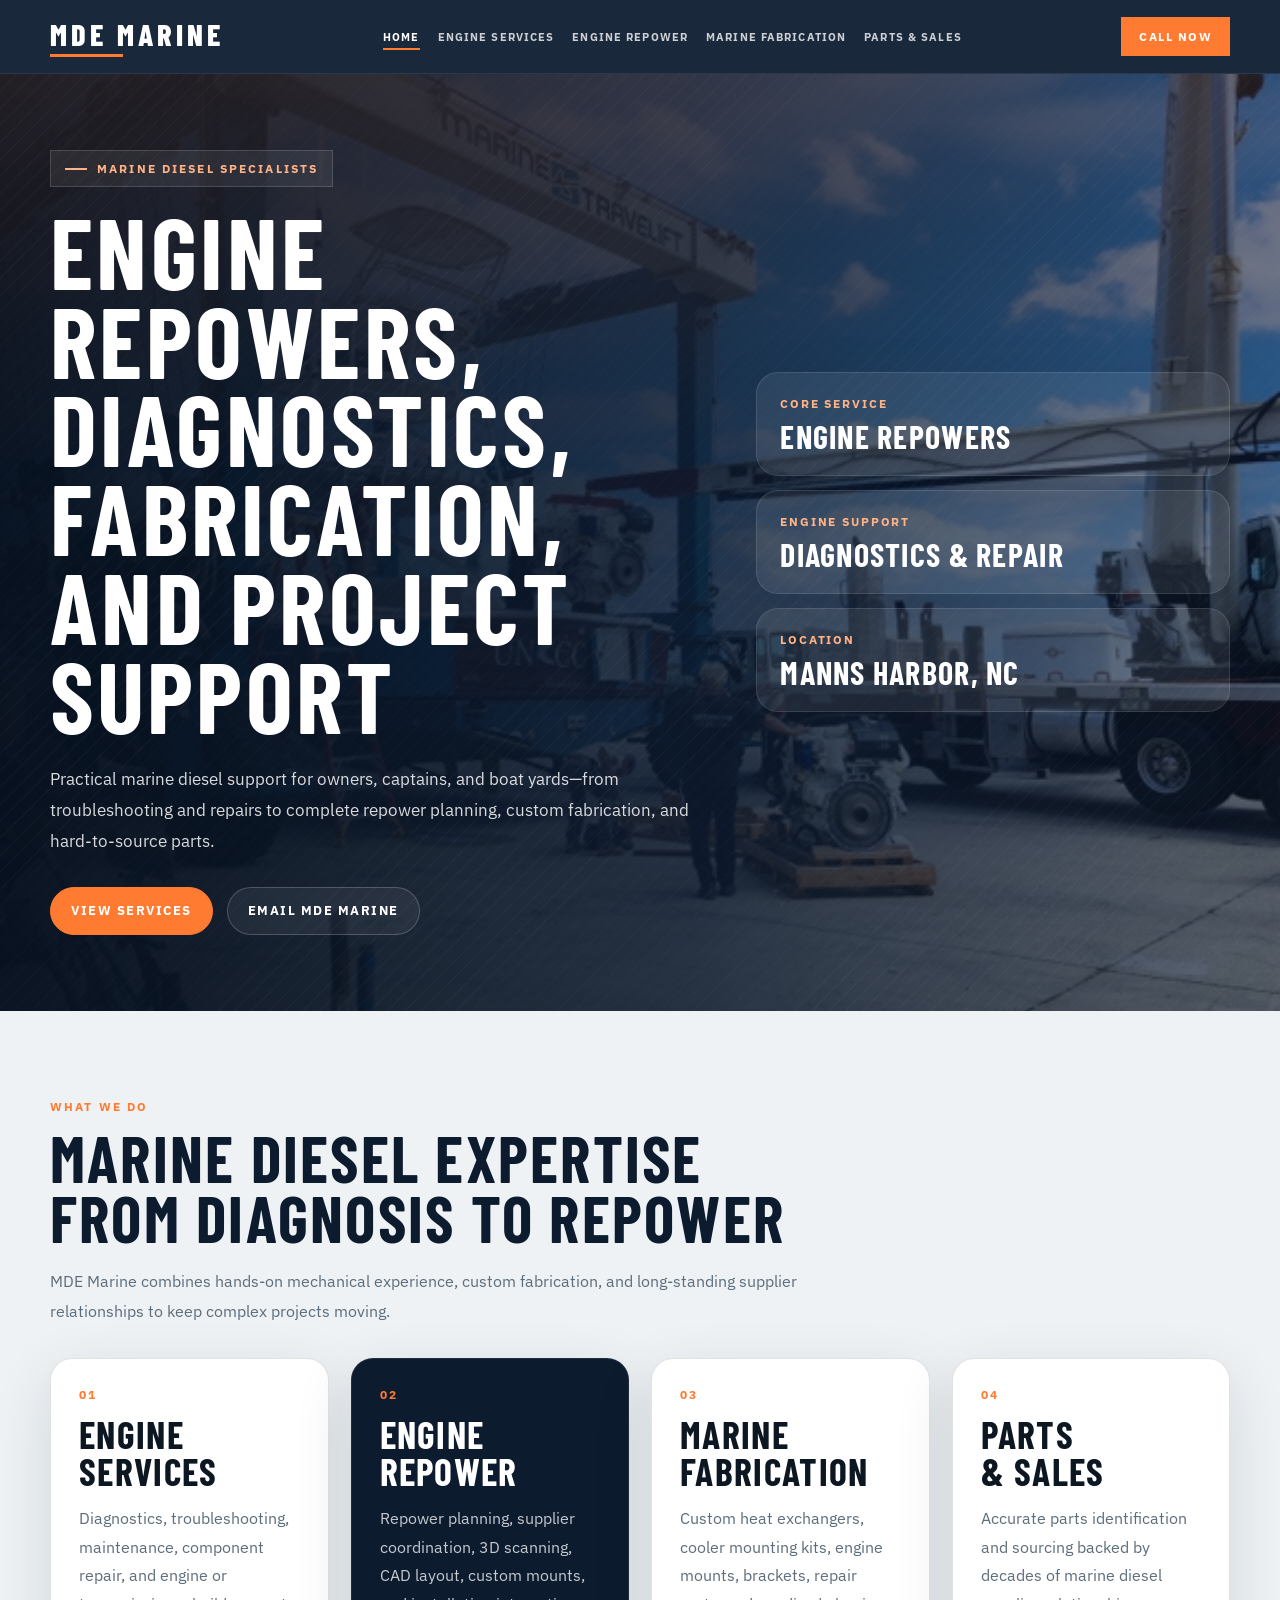
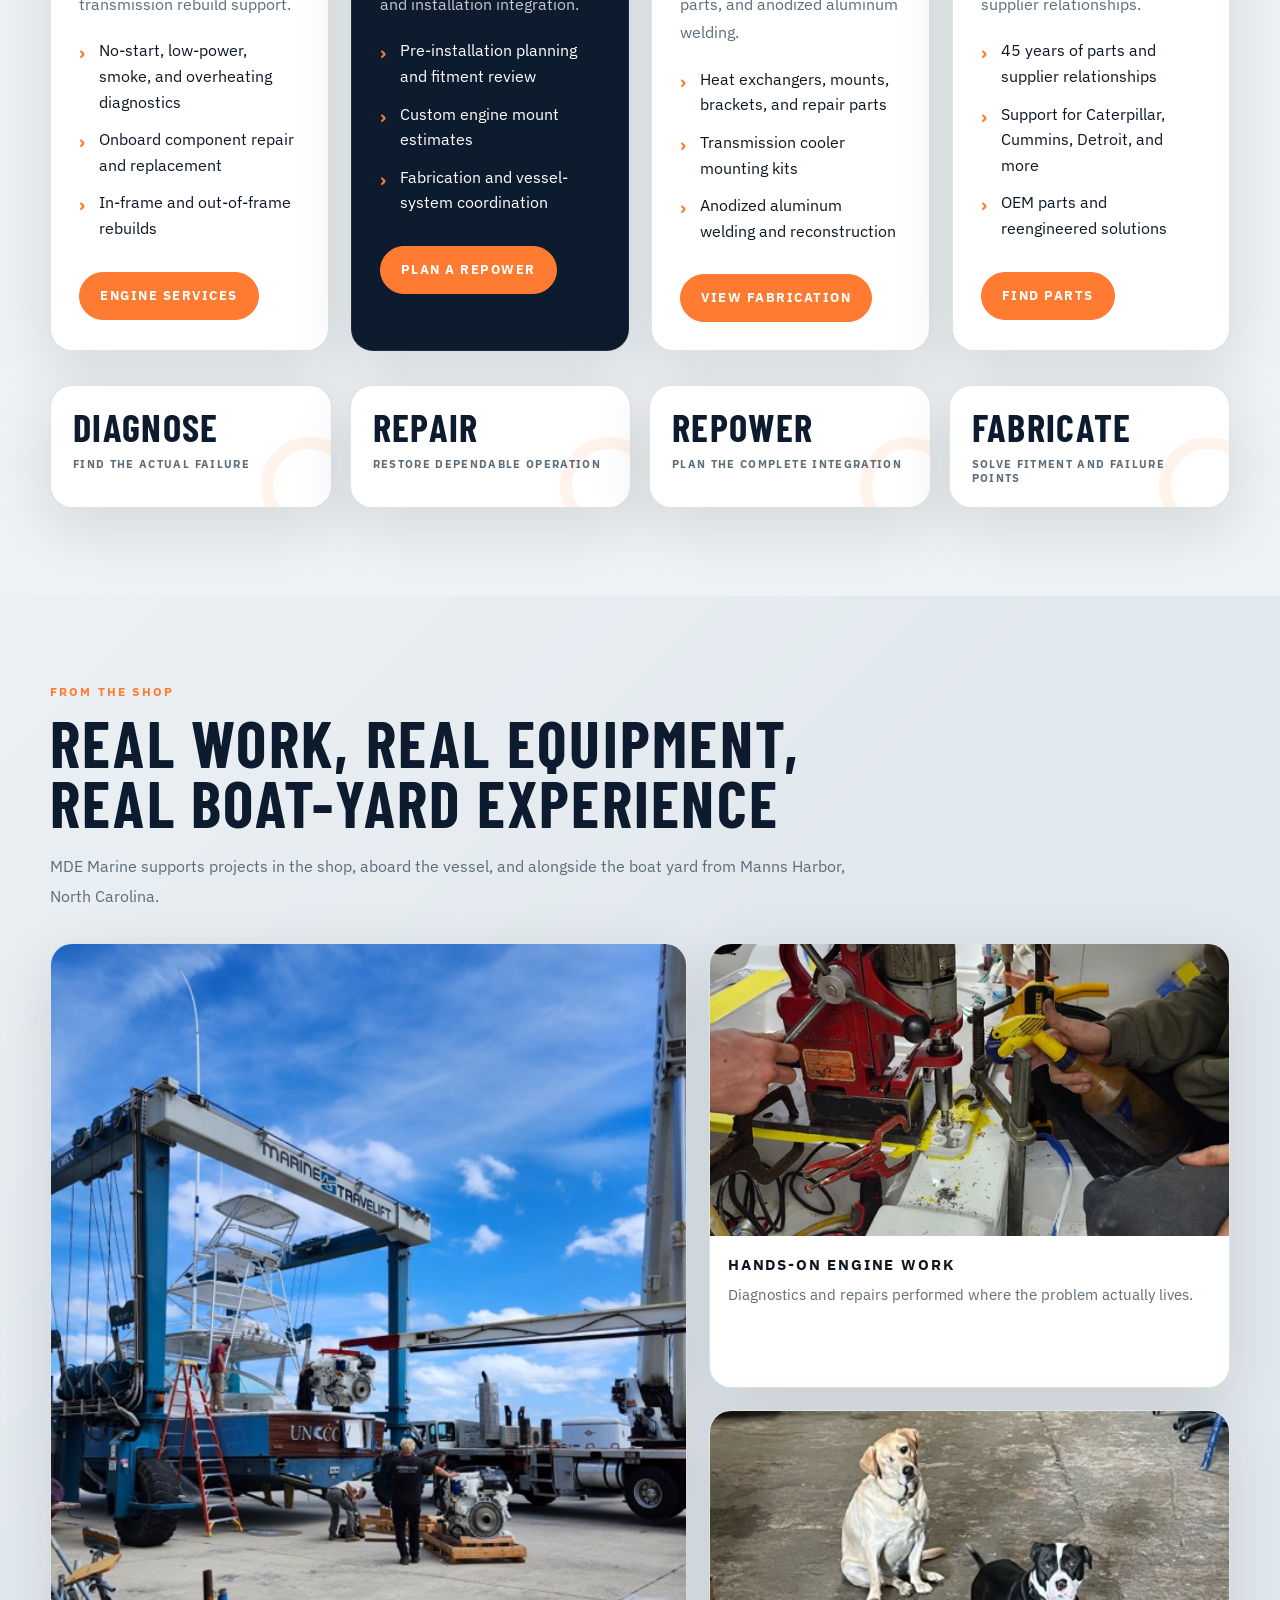
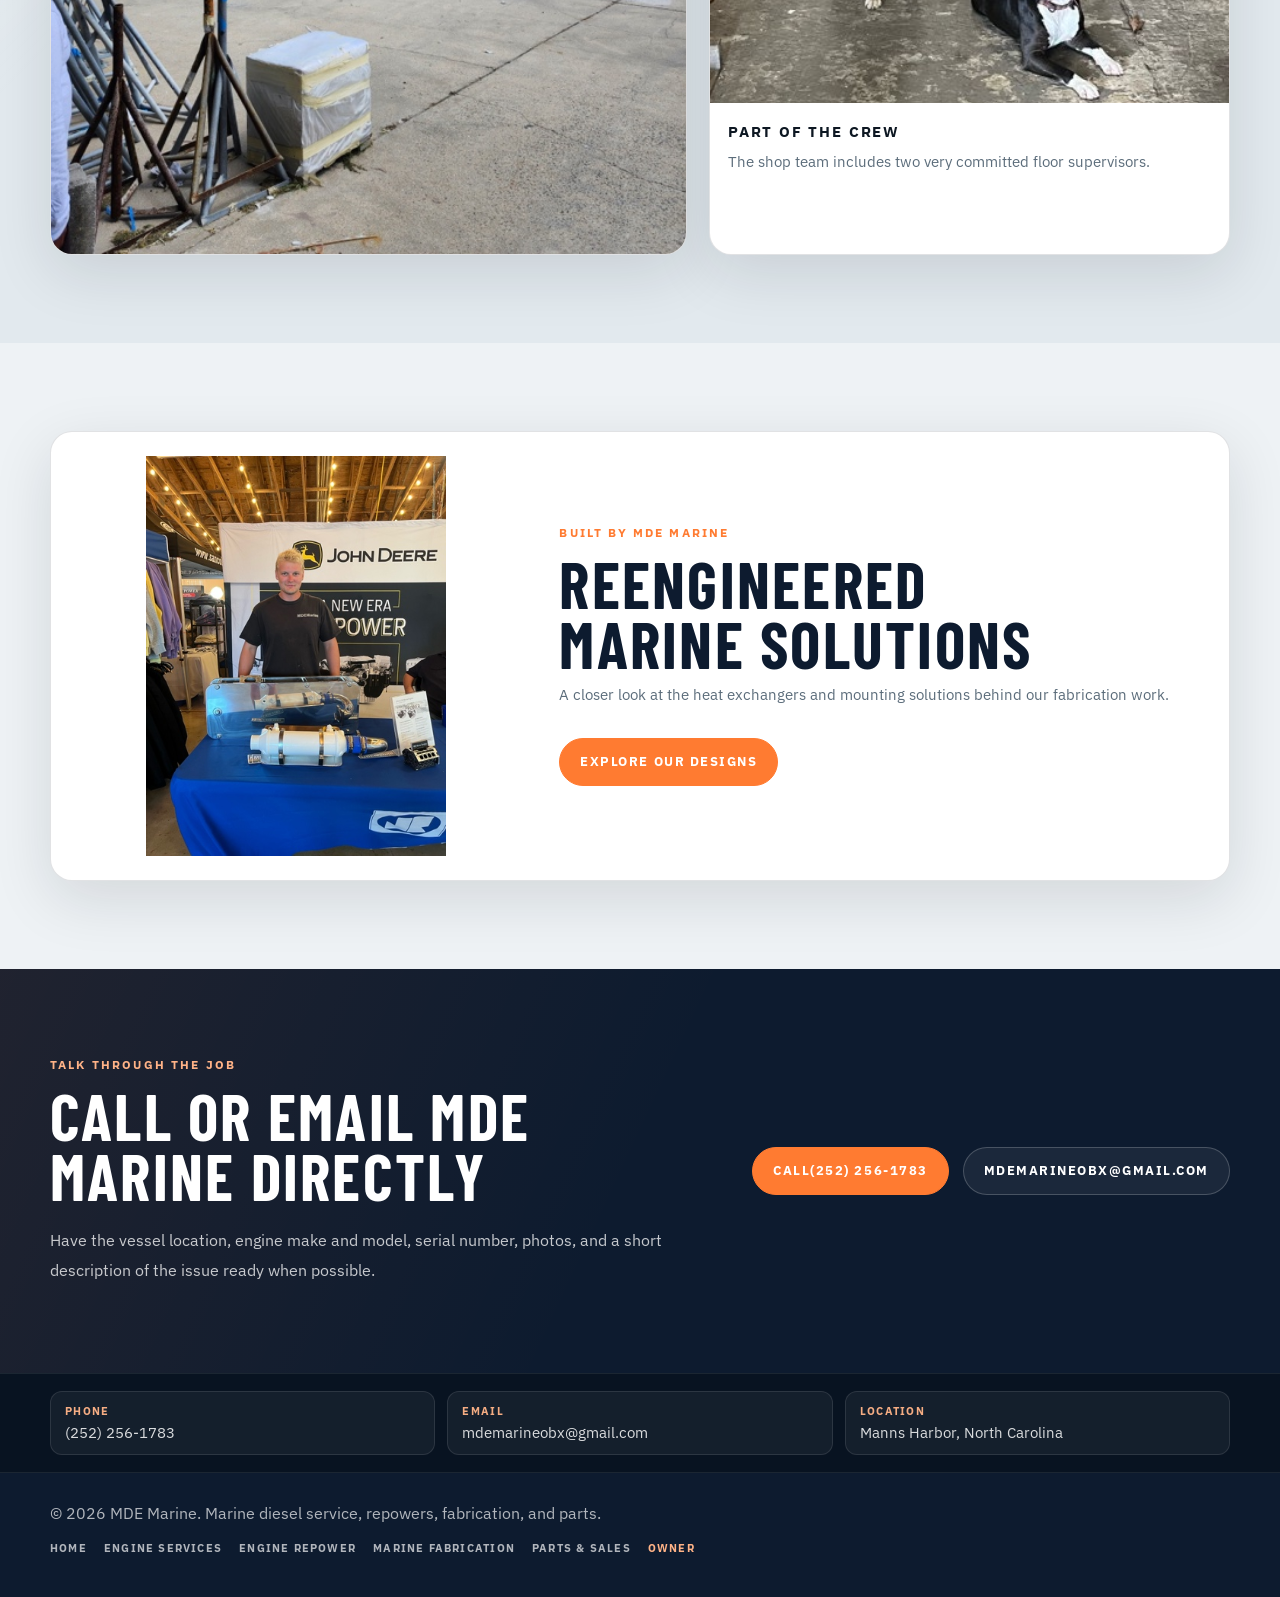
<file: index.html>
<!DOCTYPE html>
<html lang="en">
  <head>
    <meta charset="UTF-8" />
    <meta name="viewport" content="width=device-width, initial-scale=1.0" />
    <title>MDE Marine | Diesel Engine Service, Repowers, Fabrication, and Parts</title>
    <meta
      name="description"
      content="MDE Marine provides marine diesel diagnostics, repairs, engine repowers, custom fabrication, and parts sourcing from Manns Harbor, North Carolina."
    />
    <meta
      name="keywords"
      content="marine diesel repair, engine repower, marine fabrication, heat exchangers, transmission cooler mounts, marine engine parts, Manns Harbor NC"
    />
    <meta property="og:type" content="website" />
    <meta property="og:title" content="MDE Marine | Diesel Engine Service, Repowers, Fabrication, and Parts" />
    <meta
      property="og:description"
      content="Marine diesel diagnostics, repairs, repowers, custom fabrication, and parts sourcing from Manns Harbor, North Carolina."
    />
    <meta property="og:url" content="https://mdemarine-stitch-site.vercel.app/" />
    <meta property="og:image" content="https://mdemarine-stitch-site.vercel.app/assets/mde/home-boat-yard.jpg" />
    <meta name="twitter:card" content="summary_large_image" />
    <meta name="twitter:title" content="MDE Marine | Diesel Engine Service, Repowers, Fabrication, and Parts" />
    <meta
      name="twitter:description"
      content="Marine diesel diagnostics, repairs, repowers, custom fabrication, and parts sourcing from Manns Harbor, North Carolina."
    />
    <meta name="twitter:image" content="https://mdemarine-stitch-site.vercel.app/assets/mde/home-boat-yard.jpg" />
    <link rel="canonical" href="https://mdemarine-stitch-site.vercel.app/" />
    <link rel="preconnect" href="https://fonts.googleapis.com" />
    <link rel="preconnect" href="https://fonts.gstatic.com" crossorigin />
    <link
      href="https://fonts.googleapis.com/css2?family=Barlow+Condensed:wght@400;500;600;700;800&family=IBM+Plex+Sans:wght@300;400;500;600;700&display=swap"
      rel="stylesheet"
    />
    <link rel="stylesheet" href="./styles.css" />
  </head>
  <body data-page="home">
    <div class="site-shell">
      <header class="nav">
        <div class="nav-inner">
          <a class="brand" href="./index.html" data-bind="brand.name">MDE Marine</a>
          <nav class="nav-links" aria-label="Primary navigation">
            <a class="active" href="./index.html">Home</a>
            <a href="./engine-services.html">Engine Services</a>
            <a href="./engine-repower.html">Engine Repower</a>
            <a href="./marine-fabrication.html">Marine Fabrication</a>
            <a href="./parts-sales.html">Parts &amp; Sales</a>
          </nav>
          <a class="nav-cta" data-bind-tel="contact.phone" href="tel:+12522561783">Call Now</a>
        </div>
      </header>

      <main>
        <section class="hero">
          <div class="hero-grid">
            <div class="hero-copy">
              <div class="eyebrow" data-bind="home.eyebrow">Marine Diesel Specialists</div>
              <h1 data-bind="home.headline">Engine repowers, diagnostics, fabrication, and project support</h1>
              <p data-bind="home.subhead">
                Practical marine diesel support for owners, captains, and boat yards—from troubleshooting and repairs to complete repower planning, custom fabrication, and hard-to-source parts.
              </p>
              <div class="hero-actions">
                <a class="btn" href="#services">View Services</a>
                <a class="btn-secondary" data-bind-mailto="contact.email" href="mailto:mdemarineobx@gmail.com">Email MDE Marine</a>
              </div>
            </div>

            <div class="hero-panel" aria-label="Service highlights">
              <div class="info-card">
                <div class="info-label" data-bind="home.stats.0.label">Core Service</div>
                <div class="info-value" data-bind="home.stats.0.value">Engine Repowers</div>
              </div>
              <div class="info-card">
                <div class="info-label" data-bind="home.stats.1.label">Engine Support</div>
                <div class="info-value" data-bind="home.stats.1.value">Diagnostics &amp; Repair</div>
              </div>
              <div class="info-card">
                <div class="info-label" data-bind="home.stats.2.label">Location</div>
                <div class="info-value" data-bind="home.stats.2.value">Manns Harbor, NC</div>
              </div>
            </div>
          </div>
        </section>

        <section id="services" class="page-section">
          <div class="container">
            <div class="section-intro">
              <div class="section-kicker">What We Do</div>
              <h2 class="section-title">Marine diesel expertise from diagnosis to repower</h2>
              <p class="section-copy">
                MDE Marine combines hands-on mechanical experience, custom fabrication, and long-standing supplier relationships to keep complex projects moving.
              </p>
            </div>

            <div class="grid grid-4">
              <article class="service-card">
                <div class="card-kicker" data-bind="home.services.0.kicker">01</div>
                <h3 class="card-title" data-bind="home.services.0.title">Engine Services</h3>
                <p class="card-copy" data-bind="home.services.0.copy">
                  Diagnostics, troubleshooting, maintenance, component repair, and engine or transmission rebuild support.
                </p>
                <ul class="card-list" data-bind-list="home.services.0.list">
                  <li>No-start, low-power, smoke, and overheating diagnostics</li>
                  <li>Onboard component repair and replacement</li>
                  <li>In-frame and out-of-frame rebuilds</li>
                </ul>
                <div class="inline-actions">
                  <a class="btn" data-bind-href="home.services.0.href" href="./engine-services.html">Engine Services</a>
                </div>
              </article>

              <article class="service-card dark">
                <div class="card-kicker" data-bind="home.services.1.kicker">02</div>
                <h3 class="card-title" data-bind="home.services.1.title">Engine Repower</h3>
                <p class="card-copy" data-bind="home.services.1.copy">
                  Repower planning, supplier coordination, 3D scanning, CAD layout, custom mounts, and installation integration.
                </p>
                <ul class="card-list" data-bind-list="home.services.1.list">
                  <li>Pre-installation planning and fitment review</li>
                  <li>Custom engine mount estimates</li>
                  <li>Fabrication and vessel-system coordination</li>
                </ul>
                <div class="inline-actions">
                  <a class="btn" data-bind-href="home.services.1.href" href="./engine-repower.html">Plan a Repower</a>
                </div>
              </article>

              <article class="service-card">
                <div class="card-kicker" data-bind="home.services.2.kicker">03</div>
                <h3 class="card-title" data-bind="home.services.2.title">Marine Fabrication</h3>
                <p class="card-copy" data-bind="home.services.2.copy">
                  Custom heat exchangers, cooler mounting kits, engine mounts, brackets, repair parts, and anodized aluminum welding.
                </p>
                <ul class="card-list" data-bind-list="home.services.2.list">
                  <li>Heat exchangers, mounts, brackets, and repair parts</li>
                  <li>Transmission cooler mounting kits</li>
                  <li>Anodized aluminum welding and reconstruction</li>
                </ul>
                <div class="inline-actions">
                  <a class="btn" data-bind-href="home.services.2.href" href="./marine-fabrication.html">View Fabrication</a>
                </div>
              </article>

              <article class="service-card">
                <div class="card-kicker" data-bind="home.services.3.kicker">04</div>
                <h3 class="card-title" data-bind="home.services.3.title">Parts &amp; Sales</h3>
                <p class="card-copy" data-bind="home.services.3.copy">
                  Accurate parts identification and sourcing backed by decades of marine diesel supplier relationships.
                </p>
                <ul class="card-list" data-bind-list="home.services.3.list">
                  <li>45 years of parts and supplier relationships</li>
                  <li>Support for Caterpillar, Cummins, Detroit, and more</li>
                  <li>OEM parts and reengineered solutions</li>
                </ul>
                <div class="inline-actions">
                  <a class="btn" data-bind-href="home.services.3.href" href="./parts-sales.html">Find Parts</a>
                </div>
              </article>
            </div>

            <div class="stat-strip">
              <div class="stat-card">
                <div class="big-number">Diagnose</div>
                <div class="stat-label">Find the actual failure</div>
              </div>
              <div class="stat-card">
                <div class="big-number">Repair</div>
                <div class="stat-label">Restore dependable operation</div>
              </div>
              <div class="stat-card">
                <div class="big-number">Repower</div>
                <div class="stat-label">Plan the complete integration</div>
              </div>
              <div class="stat-card">
                <div class="big-number">Fabricate</div>
                <div class="stat-label">Solve fitment and failure points</div>
              </div>
            </div>
          </div>
        </section>

        <section class="page-section muted-block">
          <div class="container">
            <div class="section-intro">
              <div class="section-kicker" data-bind="home.gallery.kicker">From the Shop</div>
              <h2 class="section-title" data-bind="home.gallery.title">Real work, real equipment, real boat-yard experience</h2>
              <p class="section-copy" data-bind="home.gallery.copy">
                MDE Marine supports projects in the shop, aboard the vessel, and alongside the boat yard from Manns Harbor, North Carolina.
              </p>
            </div>

            <div class="media-grid">
              <article class="gallery-card tall">
                <img
                  data-bind="home.gallery.items.0.image"
                  src="./assets/mde/home-boat-yard.jpg"
                  alt="Vessel suspended in a boat-yard travel lift"
                  decoding="async"
                />
                <div class="gallery-copy">
                  <h3 data-bind="home.gallery.items.0.title">Boat-yard coordination</h3>
                  <p data-bind="home.gallery.items.0.copy">Project support that accounts for access, scheduling, lifting, fabrication, and the work around the engine.</p>
                </div>
              </article>
              <div class="gallery-stack">
                <article class="gallery-card">
                  <img
                    data-bind="home.gallery.items.1.image"
                    src="./assets/mde/home-engine-work.jpg"
                    alt="Technicians working on a marine diesel engine aboard a vessel"
                    loading="lazy"
                    decoding="async"
                  />
                  <div class="gallery-copy">
                    <h3 data-bind="home.gallery.items.1.title">Hands-on engine work</h3>
                    <p data-bind="home.gallery.items.1.copy">Diagnostics and repairs performed where the problem actually lives.</p>
                  </div>
                </article>
                <article class="gallery-card">
                  <img
                    data-bind="home.gallery.items.2.image"
                    src="./assets/mde/home-shop-dogs.jpg"
                    alt="MDE Marine shop dogs on the shop floor"
                    loading="lazy"
                    decoding="async"
                  />
                  <div class="gallery-copy">
                    <h3 data-bind="home.gallery.items.2.title">Part of the crew</h3>
                    <p data-bind="home.gallery.items.2.copy">The shop team includes two very committed floor supervisors.</p>
                  </div>
                </article>
              </div>
            </div>
          </div>
        </section>

        <section class="page-section">
          <div class="container">
            <article class="gallery-card gallery-feature">
              <div class="photo-turn">
                <img
                  data-bind="home.gallery.items.3.image"
                  src="./assets/mde/home-mde-product-showcase.jpg"
                  alt="MDE Marine representative displaying custom heat exchangers and cooler mounting solutions"
                  width="525"
                  height="394"
                  loading="lazy"
                  decoding="async"
                />
              </div>
              <div class="gallery-copy">
                <div class="section-kicker">Built by MDE Marine</div>
                <h2 class="section-title" data-bind="home.gallery.items.3.title">Reengineered marine solutions</h2>
                <p data-bind="home.gallery.items.3.copy">A closer look at the heat exchangers and mounting solutions behind our fabrication work.</p>
                <div class="inline-actions">
                  <a class="btn" href="./marine-fabrication.html#product-details">Explore Our Designs</a>
                </div>
              </div>
            </article>
          </div>
        </section>

        <section id="contact" class="page-section contact-section">
          <div class="container contact-cta">
            <div>
              <div class="section-kicker section-kicker-light" data-bind="home.contact.kicker">Talk Through the Job</div>
              <h2 class="section-title section-title-light" data-bind="home.contact.title">Call or email MDE Marine directly</h2>
              <p class="section-copy section-copy-light" data-bind="home.contact.copy">
                Have the vessel location, engine make and model, serial number, photos, and a short description of the issue ready when possible.
              </p>
            </div>
            <div class="contact-actions">
              <a class="btn" data-bind-tel="contact.phone" href="tel:+12522561783">
                Call <span data-bind="contact.phone">(252) 256-1783</span>
              </a>
              <a class="btn-secondary" data-bind-mailto="contact.email" href="mailto:mdemarineobx@gmail.com">
                <span data-bind="contact.email">mdemarineobx@gmail.com</span>
              </a>
            </div>
          </div>
        </section>

        <section class="contact-strip" aria-label="Contact information">
          <div class="container contact-grid">
            <div class="contact-item">
              <strong>Phone</strong>
              <a data-bind="contact.phone" data-bind-tel="contact.phone" href="tel:+12522561783">(252) 256-1783</a>
            </div>
            <div class="contact-item">
              <strong>Email</strong>
              <a data-bind="contact.email" data-bind-mailto="contact.email" href="mailto:mdemarineobx@gmail.com">mdemarineobx@gmail.com</a>
            </div>
            <div class="contact-item">
              <strong>Location</strong>
              <span data-bind="contact.serviceArea">Manns Harbor, North Carolina</span>
            </div>
          </div>
        </section>
      </main>

      <footer class="footer">
        <div class="footer-inner">
          <div>&copy; 2026 <span data-bind="brand.name">MDE Marine</span>. Marine diesel service, repowers, fabrication, and parts.</div>
          <div class="footer-links">
            <a href="./index.html">Home</a>
            <a href="./engine-services.html">Engine Services</a>
            <a href="./engine-repower.html">Engine Repower</a>
            <a href="./marine-fabrication.html">Marine Fabrication</a>
            <a href="./parts-sales.html">Parts &amp; Sales</a>
            <a href="./owner.html" class="footer-owner">Owner</a>
          </div>
        </div>
      </footer>
    </div>

    <script src="./site-config.js"></script>
    <script src="./site.js"></script>
    <script id="site-jsonld" type="application/ld+json"></script>
  </body>
</html>
</file>
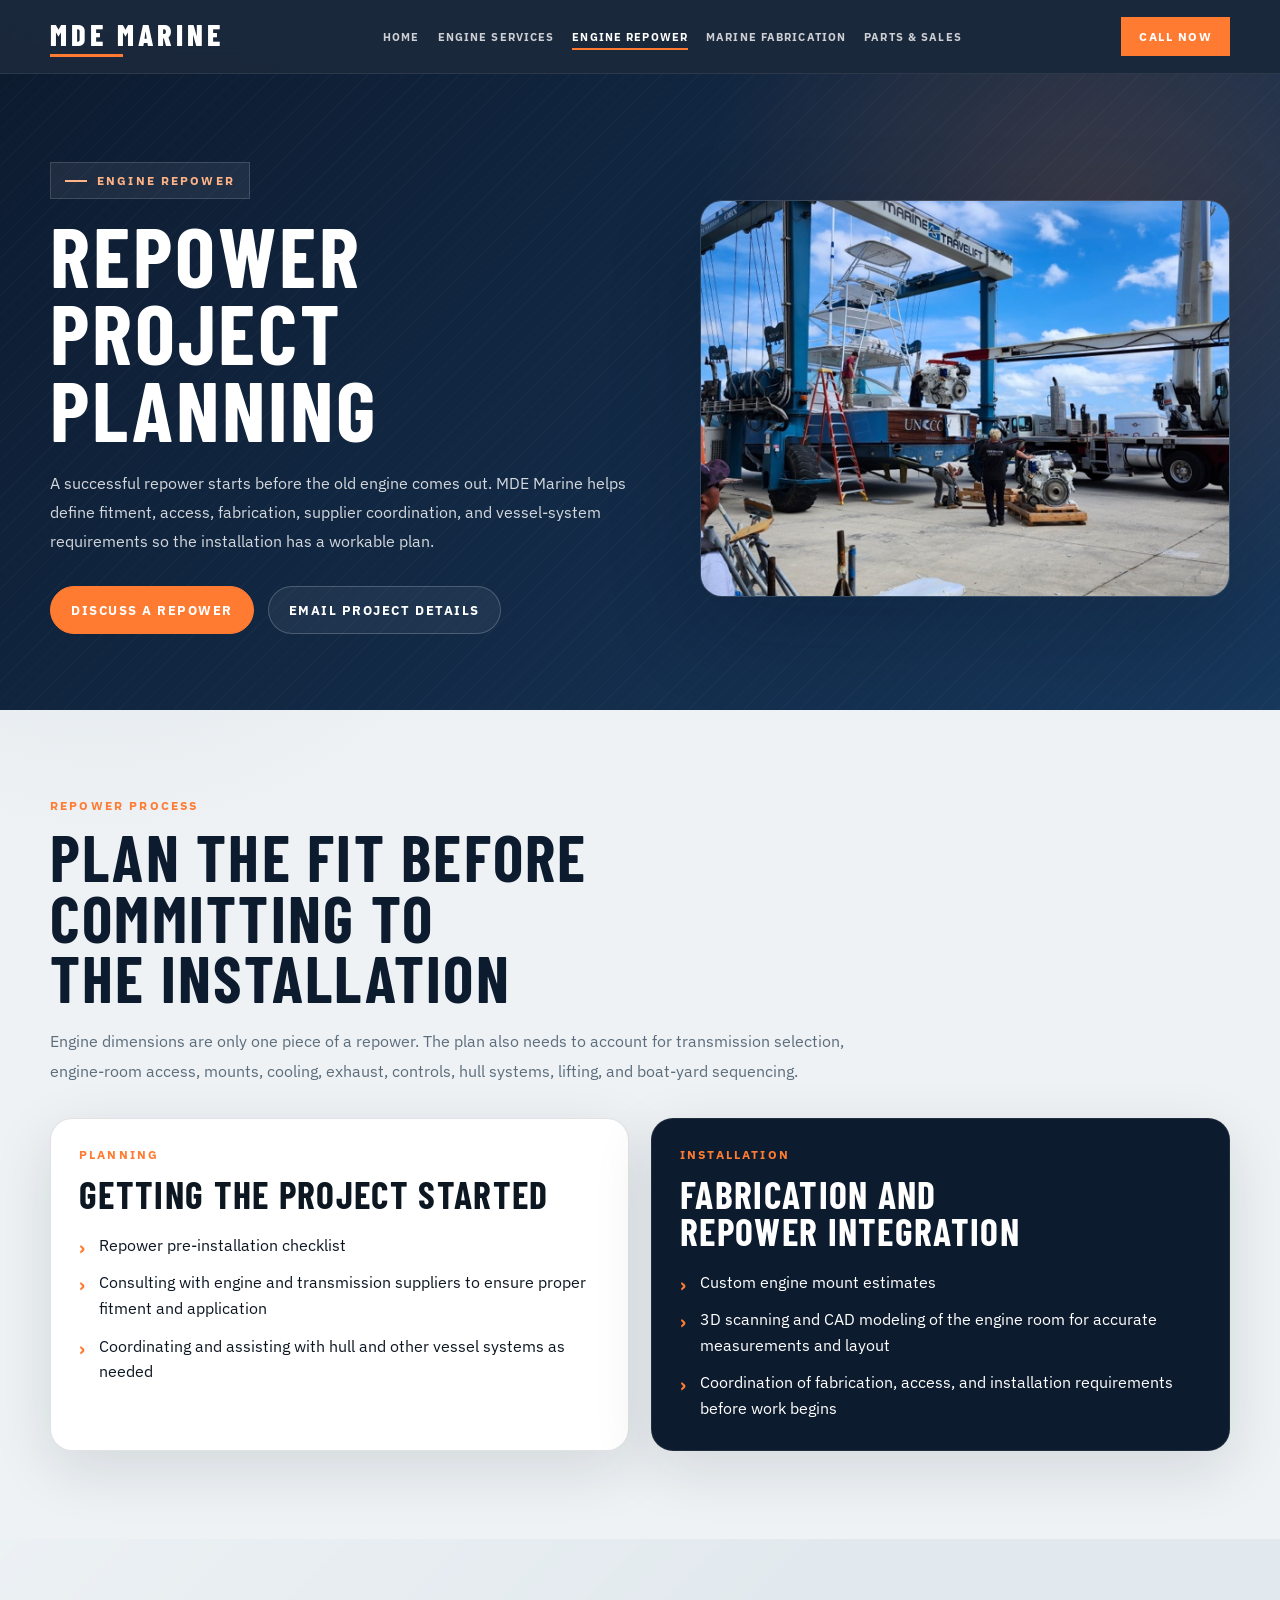
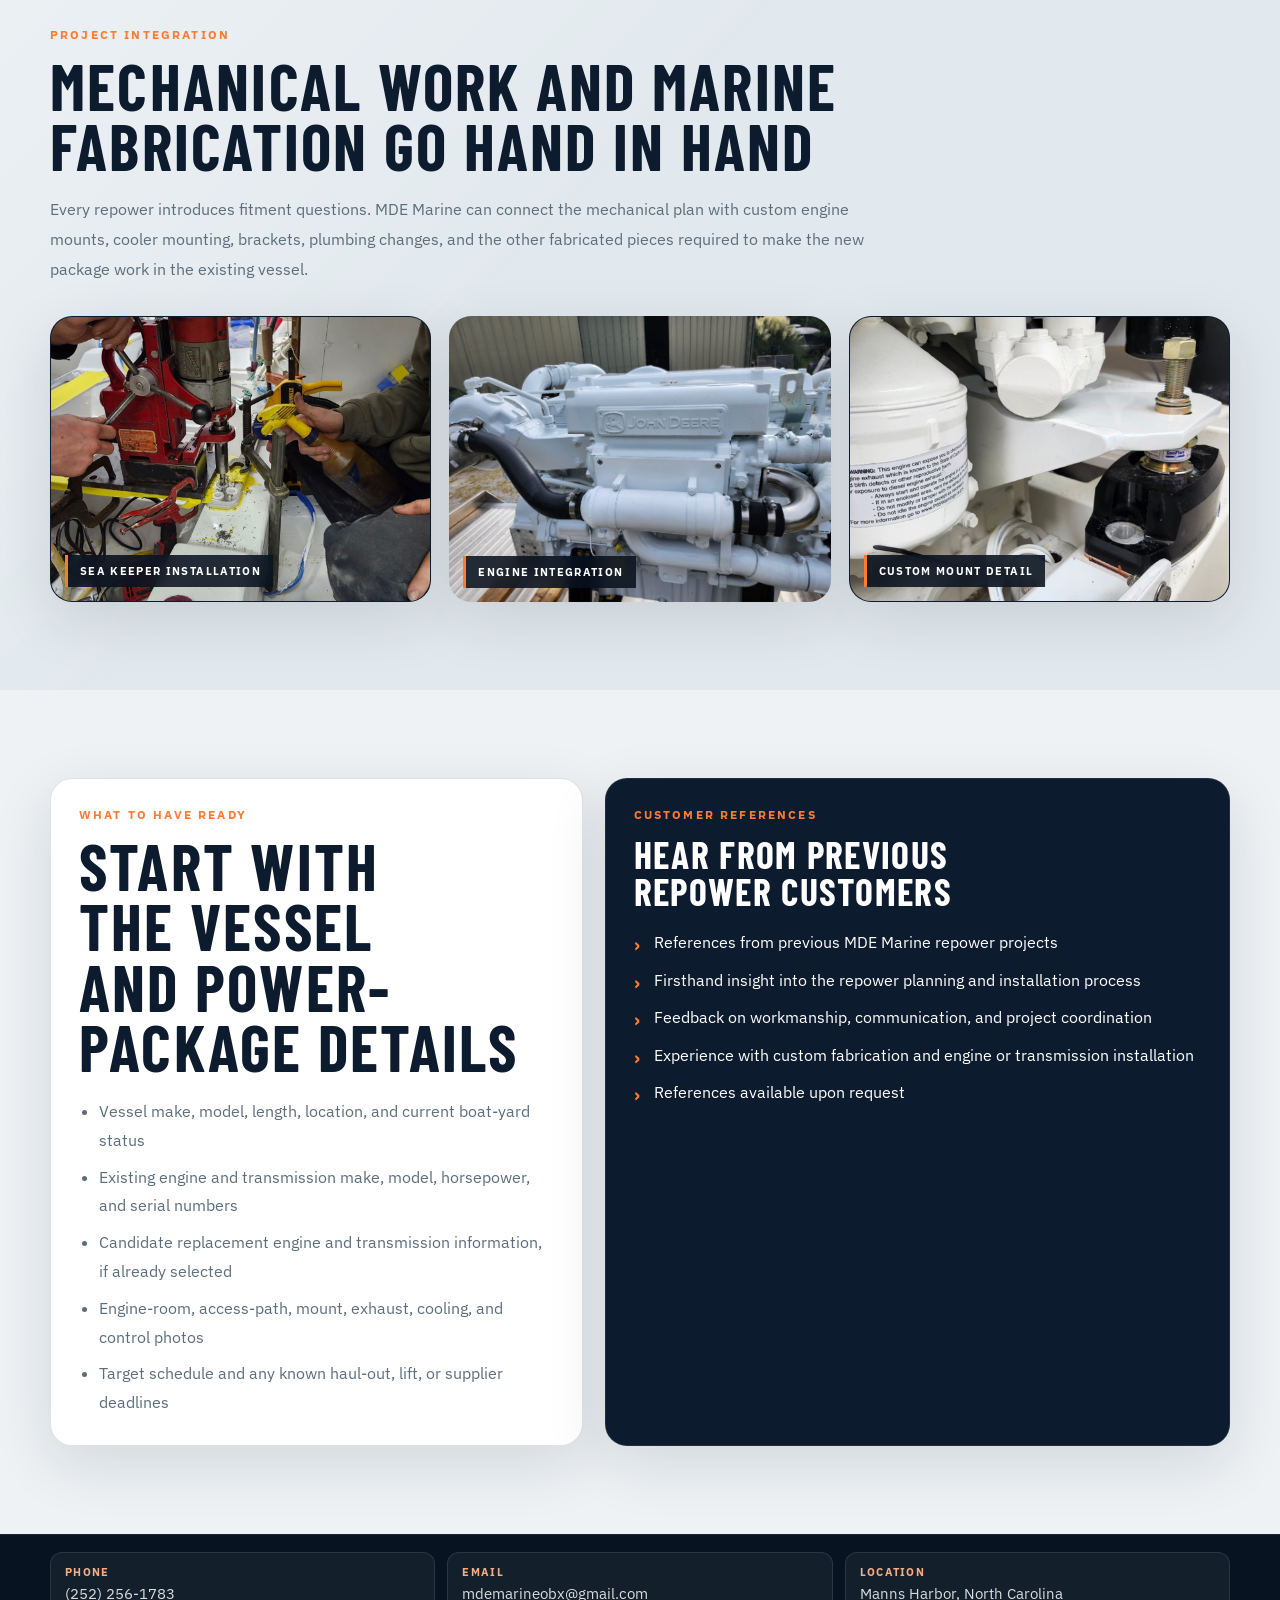
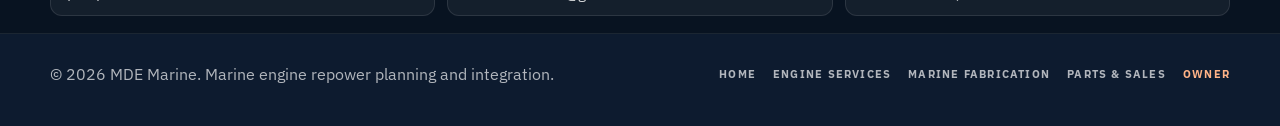
<file: engine-repower.html>
<!DOCTYPE html>
<html lang="en">
  <head>
    <meta charset="UTF-8" />
    <meta name="viewport" content="width=device-width, initial-scale=1.0" />
    <title>Marine Engine Repower Planning | MDE Marine</title>
    <meta
      name="description"
      content="Repower project planning, engine and transmission fitment, 3D scanning, CAD layout, custom engine mounts, fabrication, and installation coordination."
    />
    <meta
      name="keywords"
      content="marine engine repower, repower project planning, custom engine mounts, engine room 3D scanning, marine CAD, repower installation"
    />
    <meta property="og:type" content="website" />
    <meta property="og:title" content="Marine Engine Repower Planning | MDE Marine" />
    <meta
      property="og:description"
      content="Repower planning, engine and transmission fitment, custom mounts, 3D scanning, CAD layout, fabrication, and installation coordination."
    />
    <meta property="og:url" content="https://mdemarine-stitch-site.vercel.app/engine-repower.html" />
    <meta property="og:image" content="https://mdemarine-stitch-site.vercel.app/assets/mde/home-boat-yard.jpg" />
    <meta name="twitter:card" content="summary_large_image" />
    <meta name="twitter:title" content="Marine Engine Repower Planning | MDE Marine" />
    <meta
      name="twitter:description"
      content="Repower planning, engine and transmission fitment, custom mounts, 3D scanning, CAD layout, fabrication, and installation coordination."
    />
    <meta name="twitter:image" content="https://mdemarine-stitch-site.vercel.app/assets/mde/home-boat-yard.jpg" />
    <link rel="canonical" href="https://mdemarine-stitch-site.vercel.app/engine-repower.html" />
    <link rel="preconnect" href="https://fonts.googleapis.com" />
    <link rel="preconnect" href="https://fonts.gstatic.com" crossorigin />
    <link
      href="https://fonts.googleapis.com/css2?family=Barlow+Condensed:wght@400;500;600;700;800&family=IBM+Plex+Sans:wght@300;400;500;600;700&display=swap"
      rel="stylesheet"
    />
    <link rel="stylesheet" href="./styles.css" />
  </head>
  <body data-page="engine-repower">
    <header class="nav">
      <div class="nav-inner">
        <a class="brand" href="./index.html" data-bind="brand.name">MDE Marine</a>
        <nav class="nav-links" aria-label="Primary navigation">
          <a href="./index.html">Home</a>
          <a href="./engine-services.html">Engine Services</a>
          <a class="active" href="./engine-repower.html">Engine Repower</a>
          <a href="./marine-fabrication.html">Marine Fabrication</a>
          <a href="./parts-sales.html">Parts &amp; Sales</a>
        </nav>
        <a class="nav-cta" data-bind-tel="contact.phone" href="tel:+12522561783">Call Now</a>
      </div>
    </header>

    <main>
      <section class="page-hero">
        <div class="page-hero-grid">
          <div>
            <div class="eyebrow">Engine Repower</div>
            <h1>Repower project planning</h1>
            <p>
              A successful repower starts before the old engine comes out. MDE Marine helps define fitment, access, fabrication, supplier coordination, and vessel-system requirements so the installation has a workable plan.
            </p>
            <div class="hero-actions">
              <a class="btn" data-bind-tel="contact.phone" href="tel:+12522561783">Discuss a Repower</a>
              <a class="btn-secondary" data-bind-mailto="contact.email" href="mailto:mdemarineobx@gmail.com">Email Project Details</a>
            </div>
          </div>
          <div class="page-hero-media">
            <img
              src="./assets/mde/home-boat-yard.jpg"
              alt="Vessel supported by a travel lift during boat-yard work"
              decoding="async"
            />
          </div>
        </div>
      </section>

      <section class="page-section">
        <div class="container">
          <div class="section-intro">
            <div class="section-kicker">Repower Process</div>
            <h2 class="section-title">Plan the fit before committing to the installation</h2>
            <p class="section-copy">
              Engine dimensions are only one piece of a repower. The plan also needs to account for transmission selection, engine-room access, mounts, cooling, exhaust, controls, hull systems, lifting, and boat-yard sequencing.
            </p>
          </div>

          <div class="grid grid-2">
            <article class="service-card">
              <div class="card-kicker">Planning</div>
              <h3 class="card-title">Getting the Project Started</h3>
              <ul class="card-list">
                <li>Repower pre-installation checklist</li>
                <li>Consulting with engine and transmission suppliers to ensure proper fitment and application</li>
                <li>Coordinating and assisting with hull and other vessel systems as needed</li>
              </ul>
            </article>

            <article class="service-card dark">
              <div class="card-kicker">Installation</div>
              <h3 class="card-title">Fabrication and Repower Integration</h3>
              <ul class="card-list">
                <li>Custom engine mount estimates</li>
                <li>3D scanning and CAD modeling of the engine room for accurate measurements and layout</li>
                <li>Coordination of fabrication, access, and installation requirements before work begins</li>
              </ul>
            </article>
          </div>
        </div>
      </section>

      <section class="page-section muted-block">
        <div class="container">
          <div class="section-intro">
            <div class="section-kicker">Project Integration</div>
            <h2 class="section-title">Mechanical work and marine fabrication go hand in hand</h2>
            <p class="section-copy">
              Every repower introduces fitment questions. MDE Marine can connect the mechanical plan with custom engine mounts, cooler mounting, brackets, plumbing changes, and the other fabricated pieces required to make the new package work in the existing vessel.
            </p>
          </div>

          <div class="photo-grid photo-grid-3">
            <figure class="project-photo">
              <img
                src="./assets/mde/home-engine-work.jpg"
                alt="Technicians carrying out a Sea Keeper installation aboard a vessel"
                loading="lazy"
                decoding="async"
              />
              <figcaption>Sea Keeper installation</figcaption>
            </figure>
            <figure class="project-photo project-photo--natural">
              <img
                src="./assets/mde/fabrication-engine-plumbing.jpg"
                alt="Full view of a John Deere marine diesel engine installation with custom plumbing"
                width="839"
                height="629"
                loading="lazy"
                decoding="async"
              />
              <figcaption>Engine integration</figcaption>
            </figure>
            <figure class="project-photo">
              <img
                src="./assets/mde/fabrication-engine-mount-detail.jpg"
                alt="Custom engine mount installed beneath a marine diesel engine"
                loading="lazy"
                decoding="async"
              />
              <figcaption>Custom mount detail</figcaption>
            </figure>
          </div>
        </div>
      </section>

      <section id="references" class="page-section">
        <div class="container split">
          <article class="copy-card">
            <div class="section-kicker">What to Have Ready</div>
            <h2 class="section-title">Start with the vessel and power-package details</h2>
            <ul class="request-list">
              <li>Vessel make, model, length, location, and current boat-yard status</li>
              <li>Existing engine and transmission make, model, horsepower, and serial numbers</li>
              <li>Candidate replacement engine and transmission information, if already selected</li>
              <li>Engine-room, access-path, mount, exhaust, cooling, and control photos</li>
              <li>Target schedule and any known haul-out, lift, or supplier deadlines</li>
            </ul>
          </article>

          <article class="panel dark">
            <div class="card-kicker">Customer References</div>
            <h3 class="card-title">Hear from previous repower customers</h3>
            <ul class="card-list">
              <li>References from previous MDE Marine repower projects</li>
              <li>Firsthand insight into the repower planning and installation process</li>
              <li>Feedback on workmanship, communication, and project coordination</li>
              <li>Experience with custom fabrication and engine or transmission installation</li>
              <li>References available upon request</li>
            </ul>
          </article>
        </div>
      </section>

      <section class="contact-strip" aria-label="Contact information">
        <div class="container contact-grid">
          <div class="contact-item">
            <strong>Phone</strong>
            <a data-bind="contact.phone" data-bind-tel="contact.phone" href="tel:+12522561783">(252) 256-1783</a>
          </div>
          <div class="contact-item">
            <strong>Email</strong>
            <a data-bind="contact.email" data-bind-mailto="contact.email" href="mailto:mdemarineobx@gmail.com">mdemarineobx@gmail.com</a>
          </div>
          <div class="contact-item">
            <strong>Location</strong>
            <span data-bind="contact.serviceArea">Manns Harbor, North Carolina</span>
          </div>
        </div>
      </section>
    </main>

    <footer class="footer">
      <div class="footer-inner">
        <div>&copy; 2026 <span data-bind="brand.name">MDE Marine</span>. Marine engine repower planning and integration.</div>
        <div class="footer-links">
          <a href="./index.html">Home</a>
          <a href="./engine-services.html">Engine Services</a>
          <a href="./marine-fabrication.html">Marine Fabrication</a>
          <a href="./parts-sales.html">Parts &amp; Sales</a>
          <a href="./owner.html" class="footer-owner">Owner</a>
        </div>
      </div>
    </footer>

    <script src="./site-config.js"></script>
    <script src="./site.js"></script>
  </body>
</html>
</file>
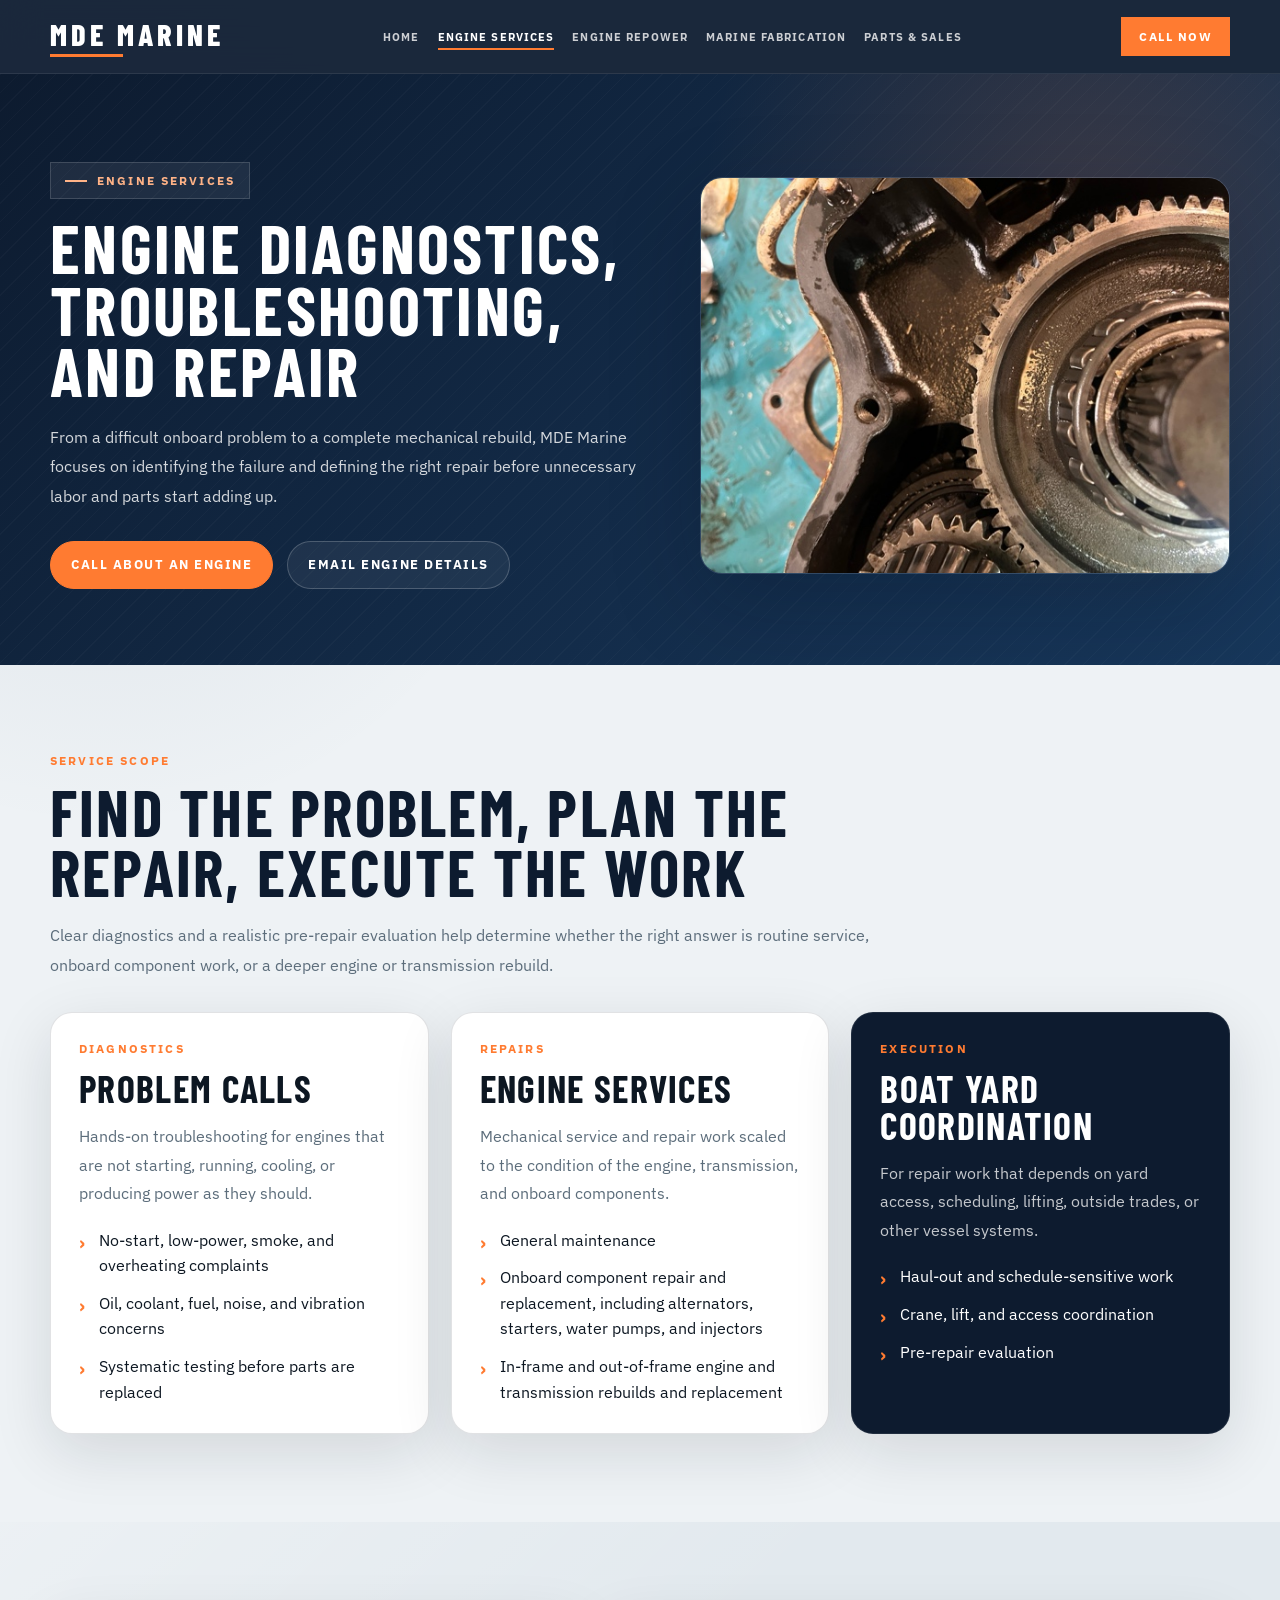
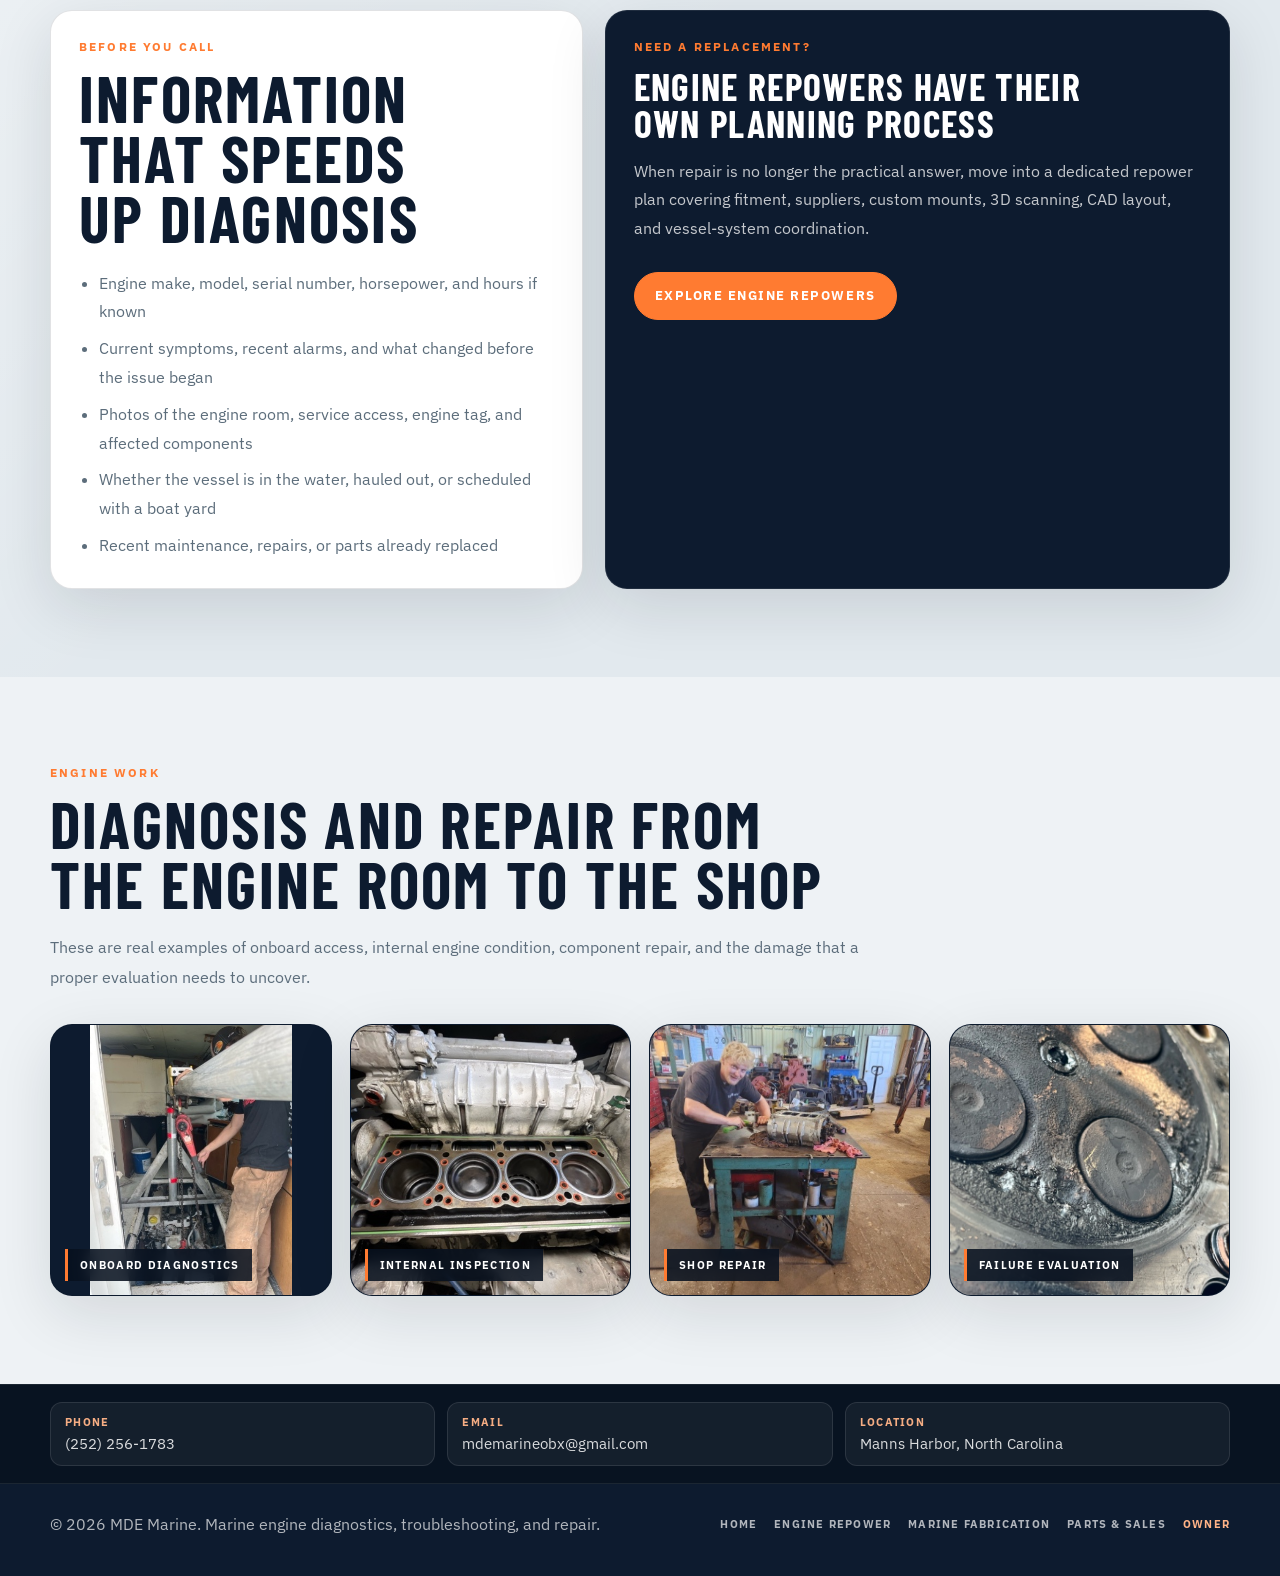
<file: engine-services.html>
<!DOCTYPE html>
<html lang="en">
  <head>
    <meta charset="UTF-8" />
    <meta name="viewport" content="width=device-width, initial-scale=1.0" />
    <title>Marine Engine Diagnostics and Repair | MDE Marine</title>
    <meta
      name="description"
      content="Marine diesel diagnostics, troubleshooting, maintenance, component repair, and engine or transmission rebuild support from MDE Marine."
    />
    <meta
      name="keywords"
      content="marine diesel diagnostics, marine engine repair, diesel troubleshooting, engine rebuild, transmission rebuild, Manns Harbor NC"
    />
    <meta property="og:type" content="website" />
    <meta property="og:title" content="Marine Engine Diagnostics and Repair | MDE Marine" />
    <meta
      property="og:description"
      content="Marine diesel diagnostics, troubleshooting, maintenance, component repair, and engine or transmission rebuild support."
    />
    <meta property="og:url" content="https://mdemarine-stitch-site.vercel.app/engine-services.html" />
    <meta property="og:image" content="https://mdemarine-stitch-site.vercel.app/assets/mde/engine-transmission-inspection.jpg" />
    <meta name="twitter:card" content="summary_large_image" />
    <meta name="twitter:title" content="Marine Engine Diagnostics and Repair | MDE Marine" />
    <meta
      name="twitter:description"
      content="Marine diesel diagnostics, troubleshooting, maintenance, component repair, and engine or transmission rebuild support."
    />
    <meta name="twitter:image" content="https://mdemarine-stitch-site.vercel.app/assets/mde/engine-transmission-inspection.jpg" />
    <link rel="canonical" href="https://mdemarine-stitch-site.vercel.app/engine-services.html" />
    <link rel="preconnect" href="https://fonts.googleapis.com" />
    <link rel="preconnect" href="https://fonts.gstatic.com" crossorigin />
    <link
      href="https://fonts.googleapis.com/css2?family=Barlow+Condensed:wght@400;500;600;700;800&family=IBM+Plex+Sans:wght@300;400;500;600;700&display=swap"
      rel="stylesheet"
    />
    <link rel="stylesheet" href="./styles.css" />
  </head>
  <body data-page="engine-services">
    <header class="nav">
      <div class="nav-inner">
        <a class="brand" href="./index.html" data-bind="brand.name">MDE Marine</a>
        <nav class="nav-links" aria-label="Primary navigation">
          <a href="./index.html">Home</a>
          <a class="active" href="./engine-services.html">Engine Services</a>
          <a href="./engine-repower.html">Engine Repower</a>
          <a href="./marine-fabrication.html">Marine Fabrication</a>
          <a href="./parts-sales.html">Parts &amp; Sales</a>
        </nav>
        <a class="nav-cta" data-bind-tel="contact.phone" href="tel:+12522561783">Call Now</a>
      </div>
    </header>

    <main>
      <section class="page-hero page-hero--wide-title">
        <div class="page-hero-grid">
          <div>
            <div class="eyebrow">Engine Services</div>
            <h1>Engine diagnostics, troubleshooting, and repair</h1>
            <p>
              From a difficult onboard problem to a complete mechanical rebuild, MDE Marine focuses on identifying the failure and defining the right repair before unnecessary labor and parts start adding up.
            </p>
            <div class="hero-actions">
              <a class="btn" data-bind-tel="contact.phone" href="tel:+12522561783">Call About an Engine</a>
              <a class="btn-secondary" data-bind-mailto="contact.email" href="mailto:mdemarineobx@gmail.com">Email Engine Details</a>
            </div>
          </div>
          <div class="page-hero-media page-hero-media--contain">
            <img
              src="./assets/mde/engine-transmission-inspection.jpg"
              alt="Internal gear assembly exposed for mechanical inspection and repair"
              width="574"
              height="430"
              decoding="async"
            />
          </div>
        </div>
      </section>

      <section class="page-section">
        <div class="container">
          <div class="section-intro">
            <div class="section-kicker">Service Scope</div>
            <h2 class="section-title">Find the problem, plan the repair, execute the work</h2>
            <p class="section-copy">
              Clear diagnostics and a realistic pre-repair evaluation help determine whether the right answer is routine service, onboard component work, or a deeper engine or transmission rebuild.
            </p>
          </div>

          <div class="grid grid-3">
            <article class="service-card">
              <div class="card-kicker">Diagnostics</div>
              <h3 class="card-title">Problem Calls</h3>
              <p class="card-copy">Hands-on troubleshooting for engines that are not starting, running, cooling, or producing power as they should.</p>
              <ul class="card-list">
                <li>No-start, low-power, smoke, and overheating complaints</li>
                <li>Oil, coolant, fuel, noise, and vibration concerns</li>
                <li>Systematic testing before parts are replaced</li>
              </ul>
            </article>

            <article class="service-card">
              <div class="card-kicker">Repairs</div>
              <h3 class="card-title">Engine Services</h3>
              <p class="card-copy">Mechanical service and repair work scaled to the condition of the engine, transmission, and onboard components.</p>
              <ul class="card-list">
                <li>General maintenance</li>
                <li>Onboard component repair and replacement, including alternators, starters, water pumps, and injectors</li>
                <li>In-frame and out-of-frame engine and transmission rebuilds and replacement</li>
              </ul>
            </article>

            <article class="service-card dark">
              <div class="card-kicker">Execution</div>
              <h3 class="card-title">Boat Yard Coordination</h3>
              <p class="card-copy">For repair work that depends on yard access, scheduling, lifting, outside trades, or other vessel systems.</p>
              <ul class="card-list">
                <li>Haul-out and schedule-sensitive work</li>
                <li>Crane, lift, and access coordination</li>
                <li>Pre-repair evaluation</li>
              </ul>
            </article>
          </div>
        </div>
      </section>

      <section class="page-section muted-block">
        <div class="container split">
          <article class="copy-card">
            <div class="section-kicker">Before You Call</div>
            <h2 class="section-title">Information that speeds up diagnosis</h2>
            <ul class="request-list">
              <li>Engine make, model, serial number, horsepower, and hours if known</li>
              <li>Current symptoms, recent alarms, and what changed before the issue began</li>
              <li>Photos of the engine room, service access, engine tag, and affected components</li>
              <li>Whether the vessel is in the water, hauled out, or scheduled with a boat yard</li>
              <li>Recent maintenance, repairs, or parts already replaced</li>
            </ul>
          </article>

          <article class="panel dark">
            <div class="card-kicker">Need a Replacement?</div>
            <h3 class="card-title">Engine repowers have their own planning process</h3>
            <p class="card-copy">
              When repair is no longer the practical answer, move into a dedicated repower plan covering fitment, suppliers, custom mounts, 3D scanning, CAD layout, and vessel-system coordination.
            </p>
            <div class="inline-actions">
              <a class="btn" href="./engine-repower.html">Explore Engine Repowers</a>
            </div>
          </article>
        </div>
      </section>

      <section id="engine-gallery" class="page-section">
        <div class="container">
          <div class="section-intro">
            <div class="section-kicker">Engine Work</div>
            <h2 class="section-title">Diagnosis and repair from the engine room to the shop</h2>
            <p class="section-copy">
              These are real examples of onboard access, internal engine condition, component repair, and the damage that a proper evaluation needs to uncover.
            </p>
          </div>

          <div class="photo-grid photo-grid-4">
            <figure class="project-photo project-photo--portrait">
              <img
                src="./assets/mde/engine-diagnostics-onboard.jpg"
                alt="Technician working inside a vessel engine compartment"
                loading="lazy"
                decoding="async"
              />
              <figcaption>Onboard diagnostics</figcaption>
            </figure>
            <figure class="project-photo">
              <img
                src="./assets/mde/engine-cylinder-head.jpg"
                alt="Open marine engine showing cylinders during repair"
                loading="lazy"
                decoding="async"
              />
              <figcaption>Internal inspection</figcaption>
            </figure>
            <figure class="project-photo">
              <img
                src="./assets/mde/engine-shop-repair.jpg"
                alt="Technician rebuilding a marine engine component in the shop"
                loading="lazy"
                decoding="async"
              />
              <figcaption>Shop repair</figcaption>
            </figure>
            <figure class="project-photo">
              <img
                src="./assets/mde/engine-valve-damage.jpg"
                alt="Close-up of damaged engine valves and combustion chamber"
                loading="lazy"
                decoding="async"
              />
              <figcaption>Failure evaluation</figcaption>
            </figure>
          </div>
        </div>
      </section>

      <section class="contact-strip" aria-label="Contact information">
        <div class="container contact-grid">
          <div class="contact-item">
            <strong>Phone</strong>
            <a data-bind="contact.phone" data-bind-tel="contact.phone" href="tel:+12522561783">(252) 256-1783</a>
          </div>
          <div class="contact-item">
            <strong>Email</strong>
            <a data-bind="contact.email" data-bind-mailto="contact.email" href="mailto:mdemarineobx@gmail.com">mdemarineobx@gmail.com</a>
          </div>
          <div class="contact-item">
            <strong>Location</strong>
            <span data-bind="contact.serviceArea">Manns Harbor, North Carolina</span>
          </div>
        </div>
      </section>
    </main>

    <footer class="footer">
      <div class="footer-inner">
        <div>&copy; 2026 <span data-bind="brand.name">MDE Marine</span>. Marine engine diagnostics, troubleshooting, and repair.</div>
        <div class="footer-links">
          <a href="./index.html">Home</a>
          <a href="./engine-repower.html">Engine Repower</a>
          <a href="./marine-fabrication.html">Marine Fabrication</a>
          <a href="./parts-sales.html">Parts &amp; Sales</a>
          <a href="./owner.html" class="footer-owner">Owner</a>
        </div>
      </div>
    </footer>

    <script src="./site-config.js"></script>
    <script src="./site.js"></script>
  </body>
</html>
</file>
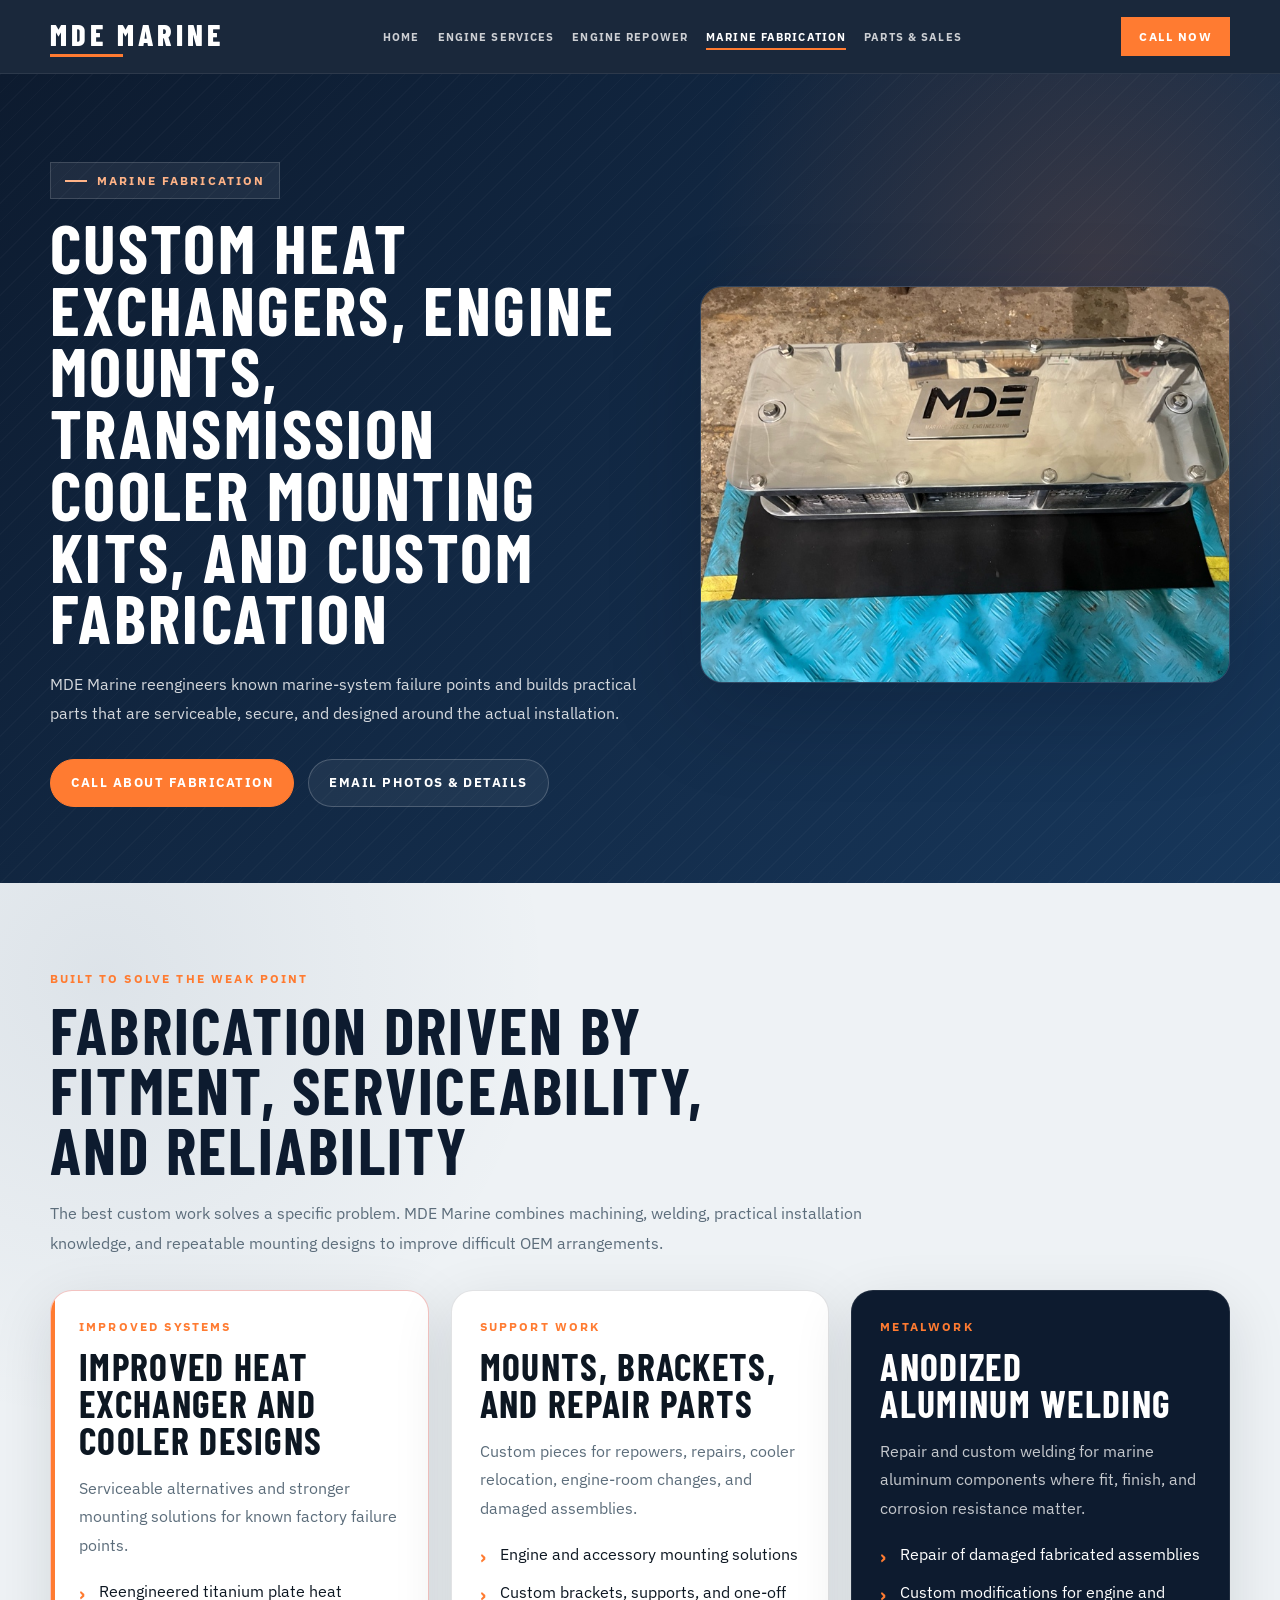
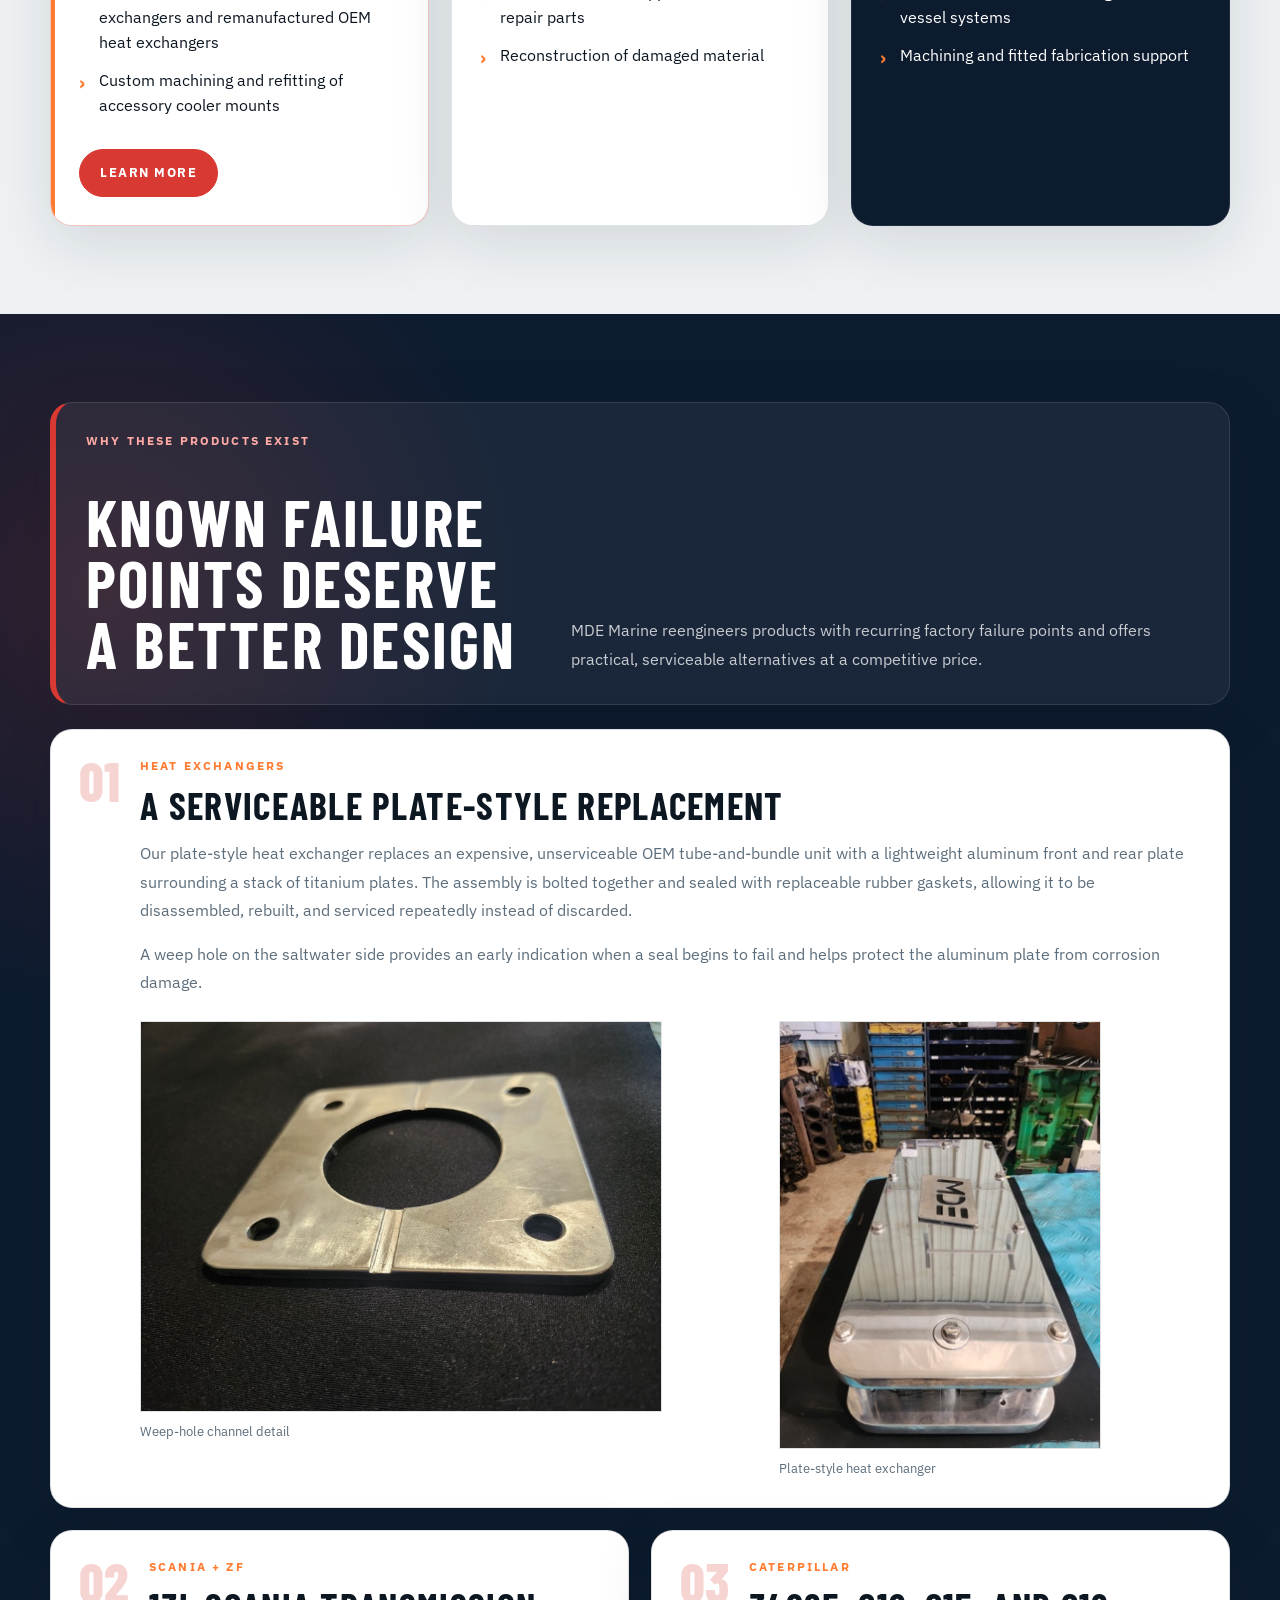
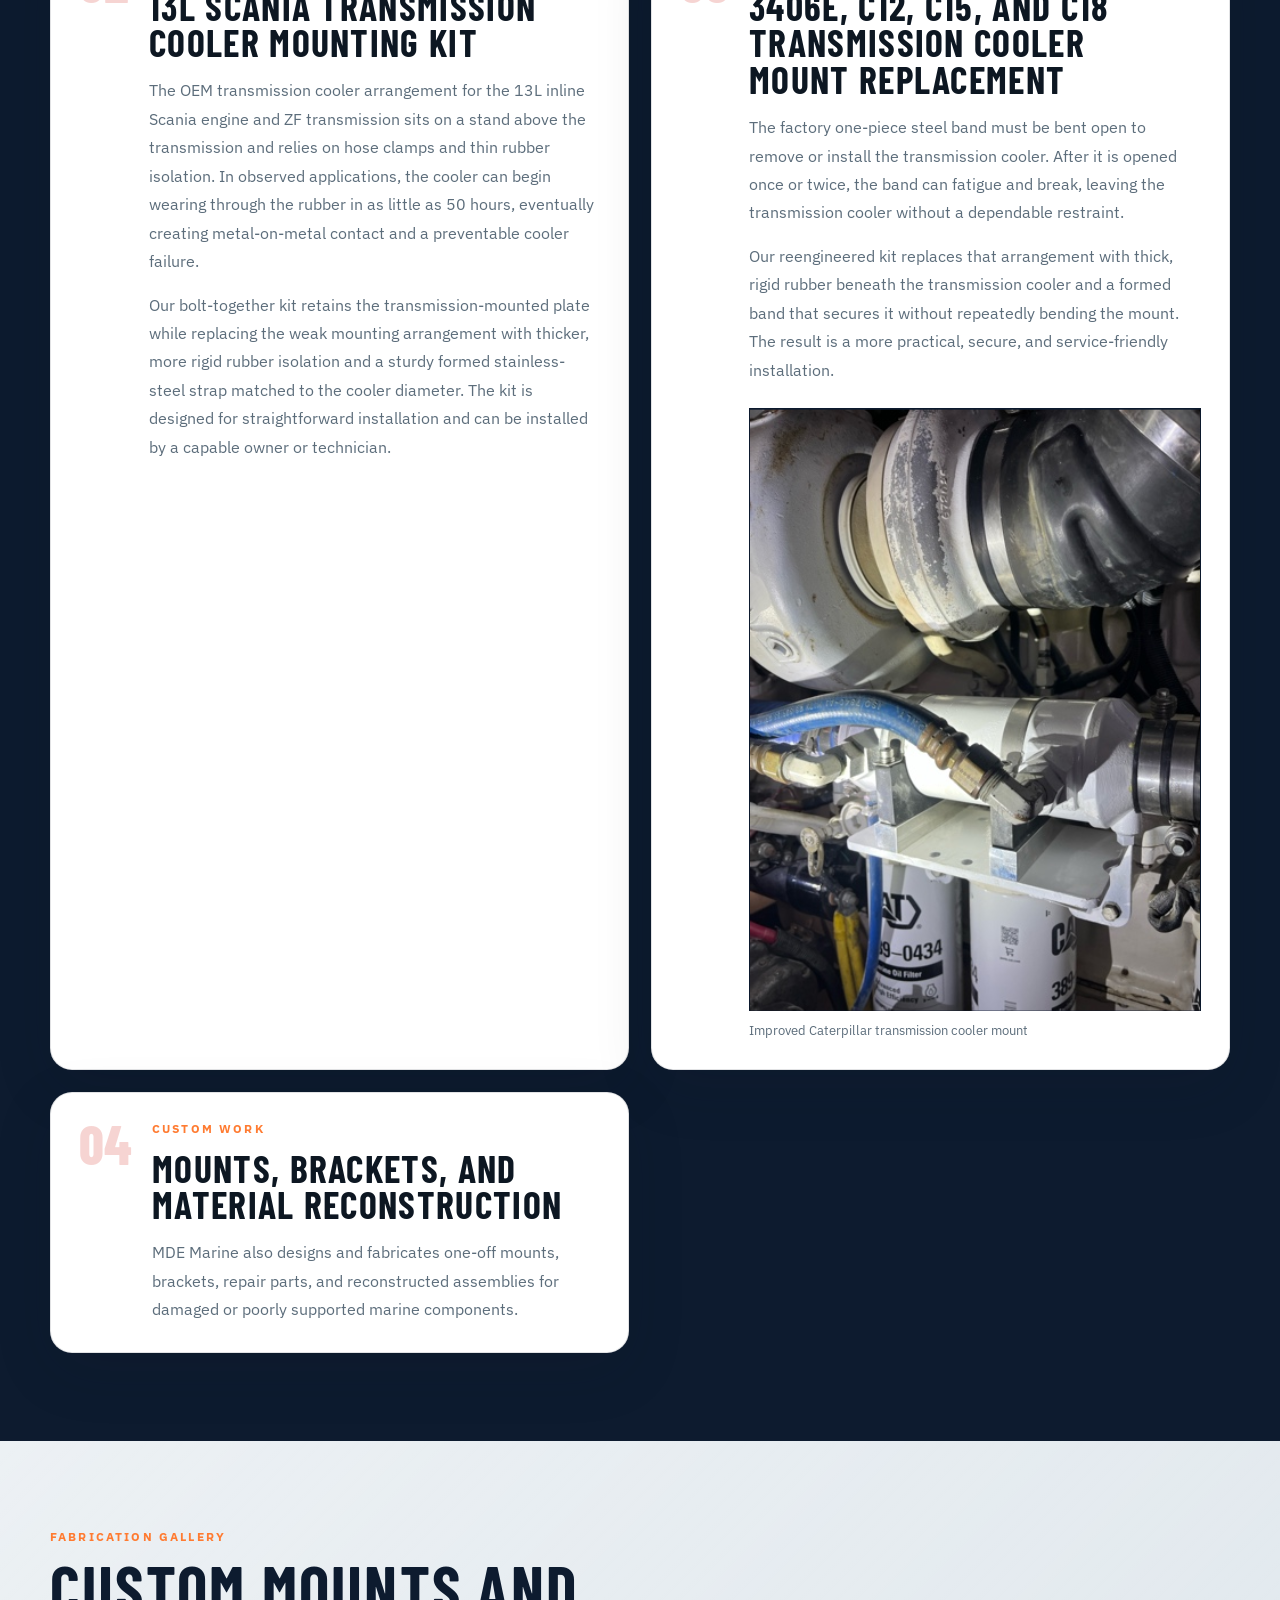
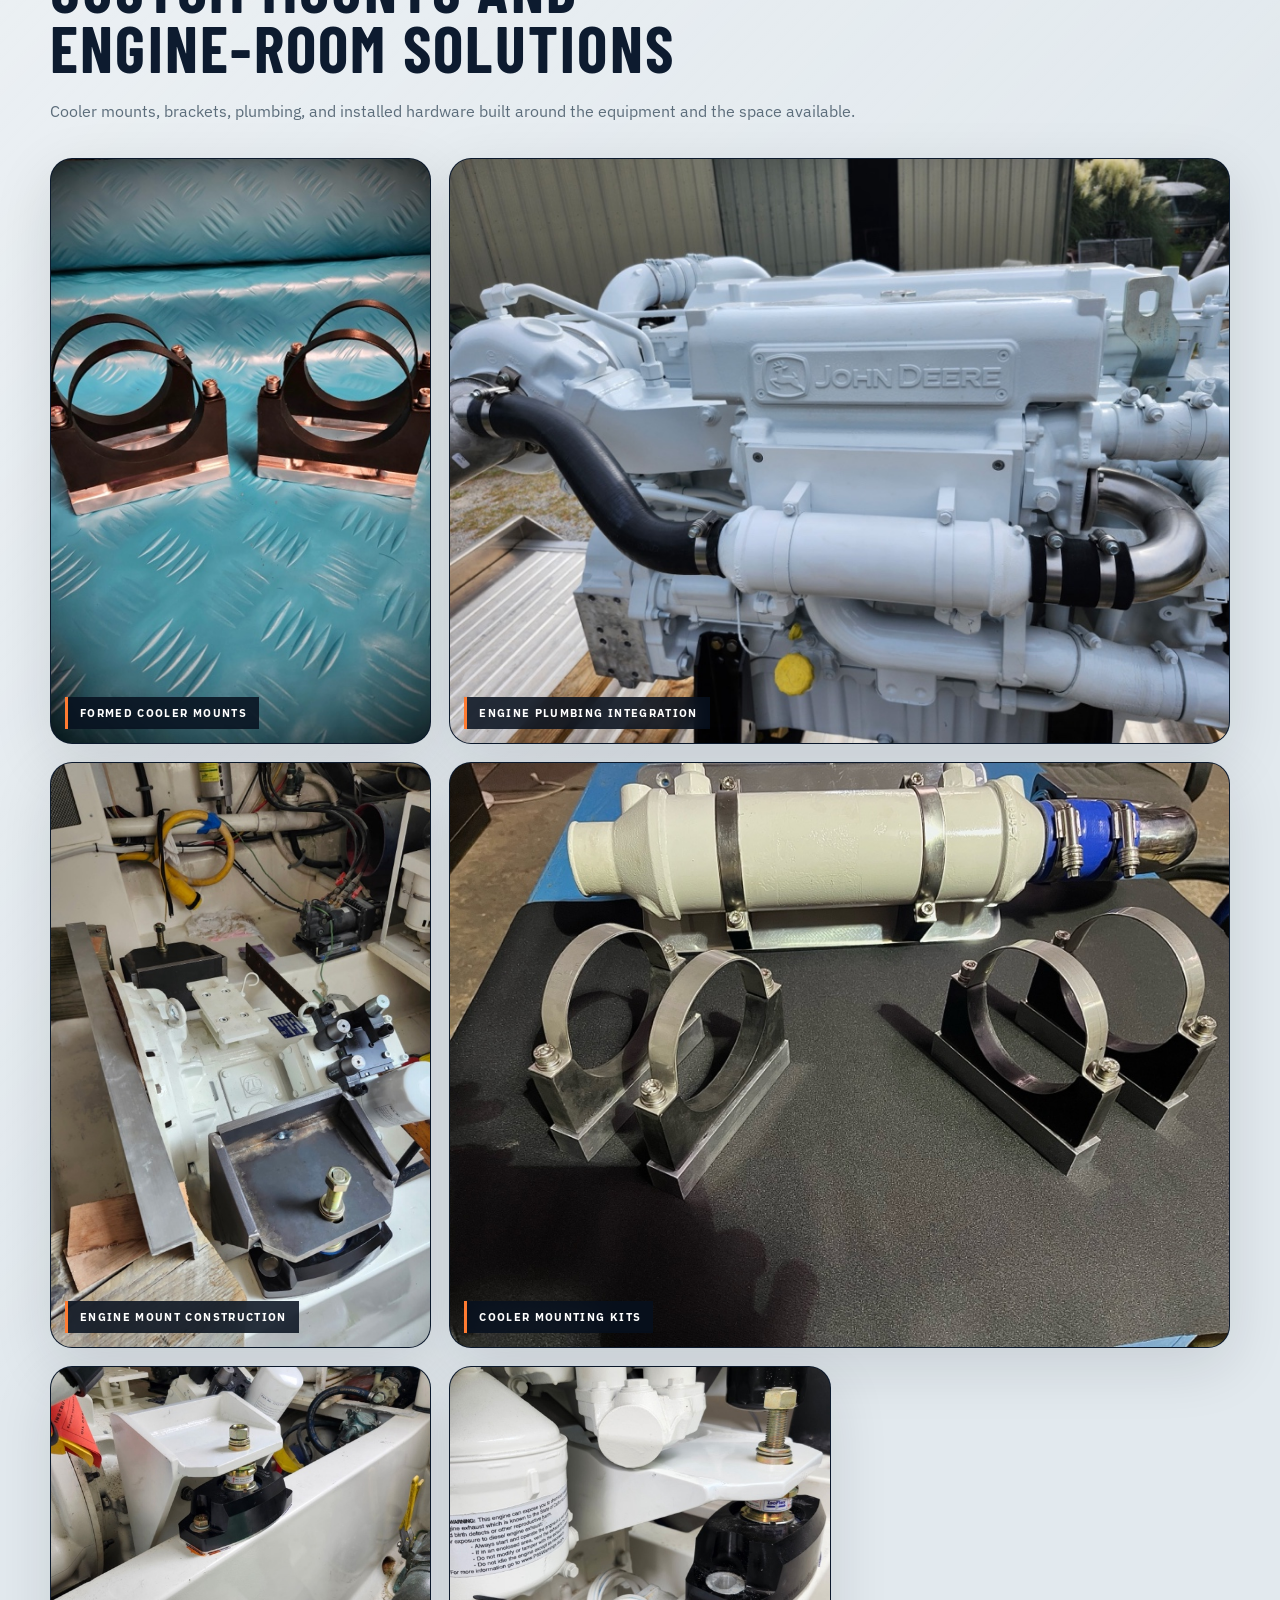
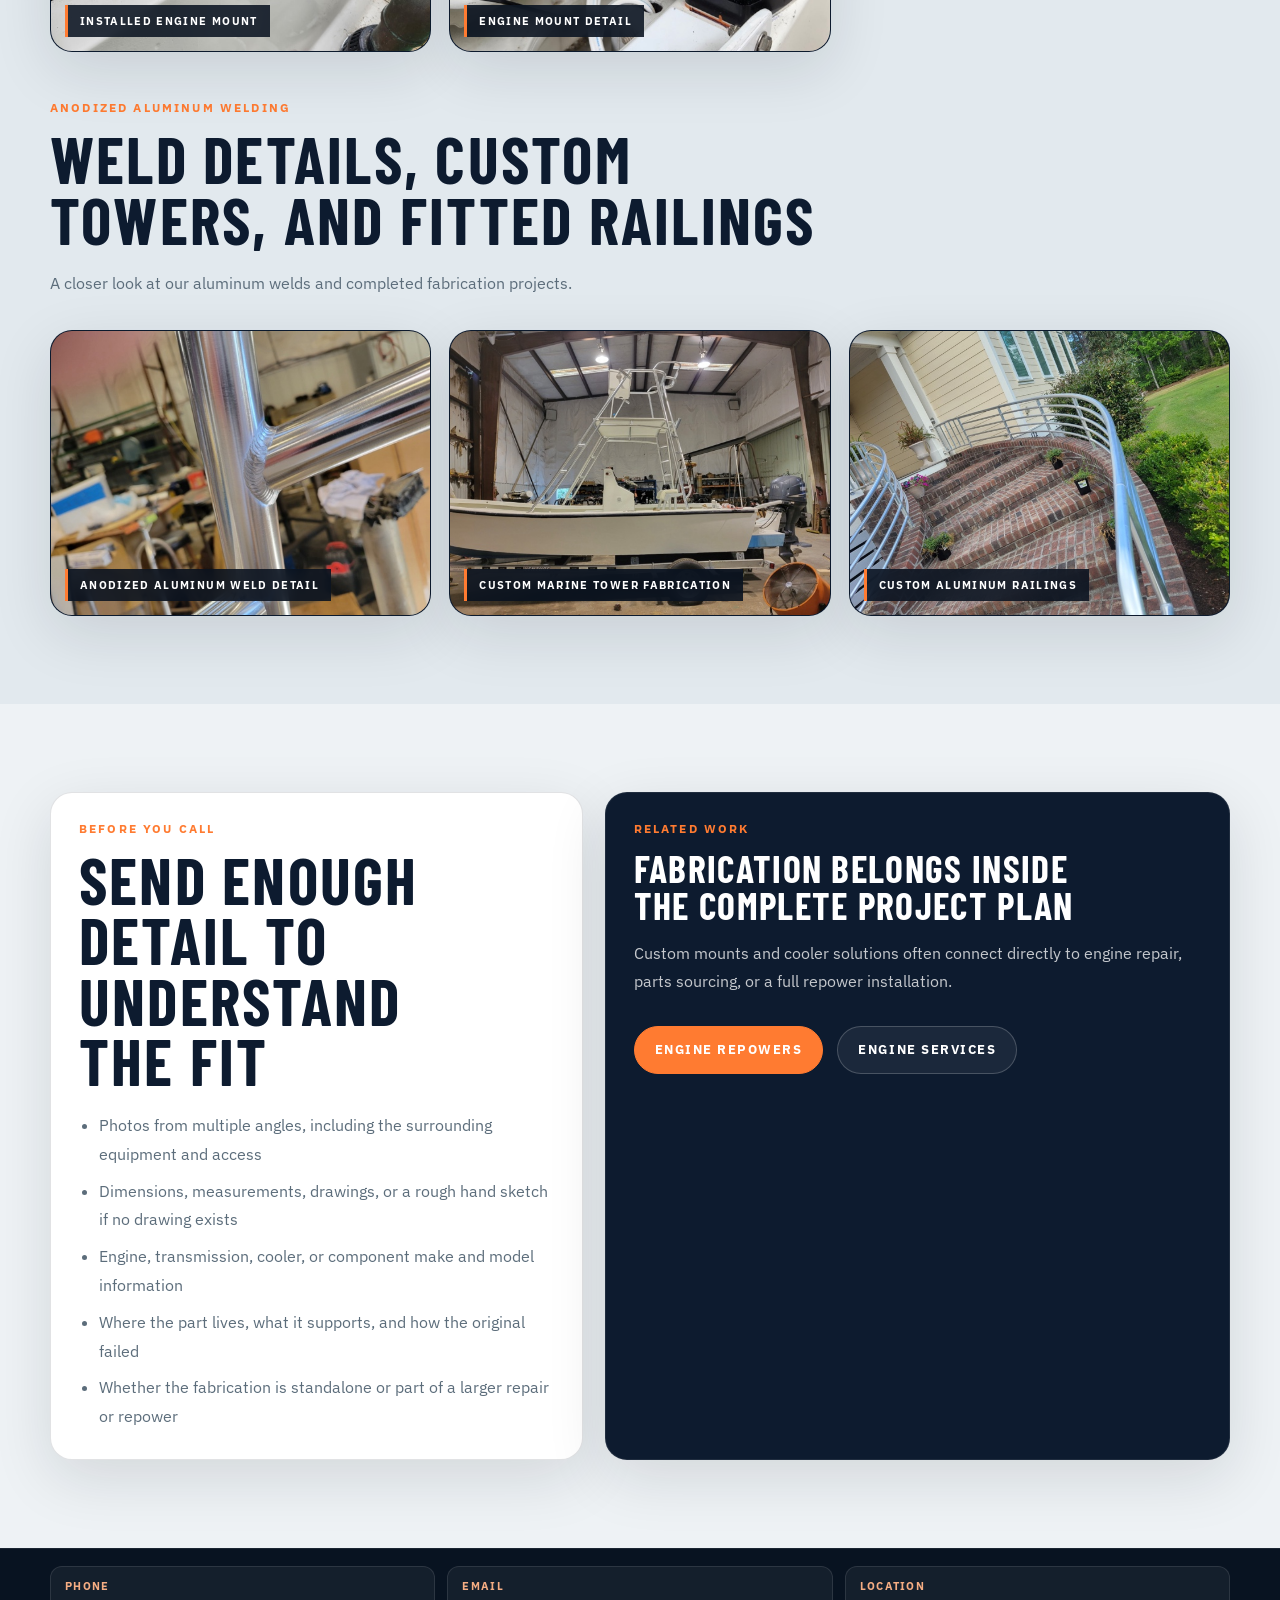
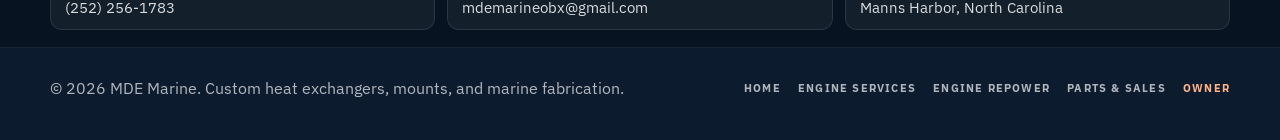
<file: marine-fabrication.html>
<!DOCTYPE html>
<html lang="en">
  <head>
    <meta charset="UTF-8" />
    <meta name="viewport" content="width=device-width, initial-scale=1.0" />
    <title>Custom Marine Heat Exchangers and Fabrication | MDE Marine</title>
    <meta
      name="description"
      content="Custom titanium plate heat exchangers, transmission cooler mounting kits, engine mounts, brackets, anodized aluminum welding, and marine fabrication."
    />
    <meta
      name="keywords"
      content="marine heat exchanger, titanium plate heat exchanger, transmission cooler mount, Scania cooler mount, Caterpillar cooler mount, marine fabrication, anodized aluminum welding"
    />
    <meta property="og:type" content="website" />
    <meta property="og:title" content="Custom Marine Heat Exchangers and Fabrication | MDE Marine" />
    <meta
      property="og:description"
      content="Custom titanium plate heat exchangers, transmission cooler mounting kits, engine mounts, brackets, welding, and marine fabrication."
    />
    <meta property="og:url" content="https://mdemarine-stitch-site.vercel.app/marine-fabrication.html" />
    <meta property="og:image" content="https://mdemarine-stitch-site.vercel.app/assets/mde/fabrication-titanium-plate-heat-exchanger.jpg" />
    <meta name="twitter:card" content="summary_large_image" />
    <meta name="twitter:title" content="Custom Marine Heat Exchangers and Fabrication | MDE Marine" />
    <meta
      name="twitter:description"
      content="Custom titanium plate heat exchangers, transmission cooler mounting kits, engine mounts, brackets, welding, and marine fabrication."
    />
    <meta name="twitter:image" content="https://mdemarine-stitch-site.vercel.app/assets/mde/fabrication-titanium-plate-heat-exchanger.jpg" />
    <link rel="canonical" href="https://mdemarine-stitch-site.vercel.app/marine-fabrication.html" />
    <link rel="preconnect" href="https://fonts.googleapis.com" />
    <link rel="preconnect" href="https://fonts.gstatic.com" crossorigin />
    <link
      href="https://fonts.googleapis.com/css2?family=Barlow+Condensed:wght@400;500;600;700;800&family=IBM+Plex+Sans:wght@300;400;500;600;700&display=swap"
      rel="stylesheet"
    />
    <link rel="stylesheet" href="./styles.css" />
  </head>
  <body data-page="marine-fabrication">
    <header class="nav">
      <div class="nav-inner">
        <a class="brand" href="./index.html" data-bind="brand.name">MDE Marine</a>
        <nav class="nav-links" aria-label="Primary navigation">
          <a href="./index.html">Home</a>
          <a href="./engine-services.html">Engine Services</a>
          <a href="./engine-repower.html">Engine Repower</a>
          <a class="active" href="./marine-fabrication.html">Marine Fabrication</a>
          <a href="./parts-sales.html">Parts &amp; Sales</a>
        </nav>
        <a class="nav-cta" data-bind-tel="contact.phone" href="tel:+12522561783">Call Now</a>
      </div>
    </header>

    <main>
      <section class="page-hero page-hero--wide-title">
        <div class="page-hero-grid">
          <div>
            <div class="eyebrow">Marine Fabrication</div>
            <h1>Custom heat exchangers, engine mounts, transmission cooler mounting kits, and custom fabrication</h1>
            <p>
              MDE Marine reengineers known marine-system failure points and builds practical parts that are serviceable, secure, and designed around the actual installation.
            </p>
            <div class="hero-actions">
              <a class="btn" data-bind-tel="contact.phone" href="tel:+12522561783">Call About Fabrication</a>
              <a class="btn-secondary" data-bind-mailto="contact.email" href="mailto:mdemarineobx@gmail.com">Email Photos &amp; Details</a>
            </div>
          </div>
          <div class="page-hero-media page-hero-media--contain">
            <img
              src="./assets/mde/fabrication-titanium-plate-heat-exchanger.jpg"
              alt="MDE Marine custom titanium plate heat exchanger with machined aluminum end plates"
              width="736"
              height="552"
              decoding="async"
            />
          </div>
        </div>
      </section>

      <section class="page-section">
        <div class="container">
          <div class="section-intro">
            <div class="section-kicker">Built to Solve the Weak Point</div>
            <h2 class="section-title">Fabrication driven by fitment, serviceability, and reliability</h2>
            <p class="section-copy">
              The best custom work solves a specific problem. MDE Marine combines machining, welding, practical installation knowledge, and repeatable mounting designs to improve difficult OEM arrangements.
            </p>
          </div>

          <div class="grid grid-3">
            <article class="service-card featured-card">
              <div class="card-kicker">Improved Systems</div>
              <h3 class="card-title">Improved Heat Exchanger and Cooler Designs</h3>
              <p class="card-copy">Serviceable alternatives and stronger mounting solutions for known factory failure points.</p>
              <ul class="card-list">
                <li>Reengineered titanium plate heat exchangers and remanufactured OEM heat exchangers</li>
                <li>Custom machining and refitting of accessory cooler mounts</li>
              </ul>
              <div class="inline-actions">
                <a class="btn-danger" href="#product-details">Learn More</a>
              </div>
            </article>

            <article class="service-card">
              <div class="card-kicker">Support Work</div>
              <h3 class="card-title">Mounts, Brackets, and Repair Parts</h3>
              <p class="card-copy">Custom pieces for repowers, repairs, cooler relocation, engine-room changes, and damaged assemblies.</p>
              <ul class="card-list">
                <li>Engine and accessory mounting solutions</li>
                <li>Custom brackets, supports, and one-off repair parts</li>
                <li>Reconstruction of damaged material</li>
              </ul>
            </article>

            <article class="service-card dark">
              <div class="card-kicker">Metalwork</div>
              <h3 class="card-title">Anodized Aluminum Welding</h3>
              <p class="card-copy">Repair and custom welding for marine aluminum components where fit, finish, and corrosion resistance matter.</p>
              <ul class="card-list">
                <li>Repair of damaged fabricated assemblies</li>
                <li>Custom modifications for engine and vessel systems</li>
                <li>Machining and fitted fabrication support</li>
              </ul>
            </article>
          </div>
        </div>
      </section>

      <section id="product-details" class="page-section product-details">
        <div class="container">
          <div class="failure-note">
            <div class="section-kicker section-kicker-danger">Why These Products Exist</div>
            <h2>Known failure points deserve a better design</h2>
            <p>
              MDE Marine reengineers products with recurring factory failure points and offers practical, serviceable alternatives at a competitive price.
            </p>
          </div>

          <div class="product-detail-grid">
            <article class="detail-card detail-card-large">
              <div class="detail-number">01</div>
              <div>
                <div class="card-kicker">Heat Exchangers</div>
                <h3 class="card-title">A serviceable plate-style replacement</h3>
                <p class="card-copy">
                  Our plate-style heat exchanger replaces an expensive, unserviceable OEM tube-and-bundle unit with a lightweight aluminum front and rear plate surrounding a stack of titanium plates. The assembly is bolted together and sealed with replaceable rubber gaskets, allowing it to be disassembled, rebuilt, and serviced repeatedly instead of discarded.
                </p>
                <p class="card-copy">
                  A weep hole on the saltwater side provides an early indication when a seal begins to fail and helps protect the aluminum plate from corrosion damage.
                </p>
                <div class="detail-photo-grid">
                  <figure class="detail-photo">
                    <img
                      src="./assets/mde/fabrication-heat-exchanger-weep-channel.jpg"
                      alt="Close-up of the machined weep channel in a heat exchanger plate"
                      width="736"
                      height="552"
                      loading="lazy"
                      decoding="async"
                    />
                    <figcaption>Weep-hole channel detail</figcaption>
                  </figure>
                  <figure class="detail-photo detail-photo--portrait">
                    <img
                      src="./assets/mde/fabrication-heat-exchanger-detail.jpg"
                      alt="MDE Marine plate-style heat exchanger on a workshop bench"
                      width="322"
                      height="429"
                      loading="lazy"
                      decoding="async"
                    />
                    <figcaption>Plate-style heat exchanger</figcaption>
                  </figure>
                </div>
              </div>
            </article>

            <article class="detail-card">
              <div class="detail-number">02</div>
              <div>
                <div class="card-kicker">Scania + ZF</div>
                <h3 class="card-title">13L Scania transmission cooler mounting kit</h3>
                <p class="card-copy">
                  The OEM transmission cooler arrangement for the 13L inline Scania engine and ZF transmission sits on a stand above the transmission and relies on hose clamps and thin rubber isolation. In observed applications, the cooler can begin wearing through the rubber in as little as 50 hours, eventually creating metal-on-metal contact and a preventable cooler failure.
                </p>
                <p class="card-copy">
                  Our bolt-together kit retains the transmission-mounted plate while replacing the weak mounting arrangement with thicker, more rigid rubber isolation and a sturdy formed stainless-steel strap matched to the cooler diameter. The kit is designed for straightforward installation and can be installed by a capable owner or technician.
                </p>
              </div>
            </article>

            <article class="detail-card">
              <div class="detail-number">03</div>
              <div>
                <div class="card-kicker">Caterpillar</div>
                <h3 class="card-title">3406E, C12, C15, and C18 transmission cooler mount replacement</h3>
                <p class="card-copy">
                  The factory one-piece steel band must be bent open to remove or install the transmission cooler. After it is opened once or twice, the band can fatigue and break, leaving the transmission cooler without a dependable restraint.
                </p>
                <p class="card-copy">
                  Our reengineered kit replaces that arrangement with thick, rigid rubber beneath the transmission cooler and a formed band that secures it without repeatedly bending the mount. The result is a more practical, secure, and service-friendly installation.
                </p>
                <figure class="detail-photo detail-photo-single">
                  <div class="photo-turn">
                    <img
                      src="./assets/mde/fabrication-caterpillar-transmission-cooler-mount.jpg"
                      alt="Improved transmission cooler mount installed on a Caterpillar marine engine"
                      width="527"
                      height="395"
                      loading="lazy"
                      decoding="async"
                    />
                  </div>
                  <figcaption>Improved Caterpillar transmission cooler mount</figcaption>
                </figure>
              </div>
            </article>

            <article class="detail-card">
              <div class="detail-number">04</div>
              <div>
                <div class="card-kicker">Custom Work</div>
                <h3 class="card-title">Mounts, brackets, and material reconstruction</h3>
                <p class="card-copy">
                  MDE Marine also designs and fabricates one-off mounts, brackets, repair parts, and reconstructed assemblies for damaged or poorly supported marine components.
                </p>
              </div>
            </article>
          </div>
        </div>
      </section>

      <section id="fabrication-gallery" class="page-section muted-block">
        <div class="container">
          <div class="section-intro">
            <div class="section-kicker">Fabrication Gallery</div>
            <h2 class="section-title">Custom mounts and engine-room solutions</h2>
            <p class="section-copy">
              Cooler mounts, brackets, plumbing, and installed hardware built around the equipment and the space available.
            </p>
          </div>

          <div class="photo-grid photo-grid-3">
            <figure class="project-photo">
              <img
                src="./assets/mde/fabrication-cooler-mount-pair.jpg"
                alt="Pair of custom formed transmission cooler mounts"
                loading="lazy"
                decoding="async"
              />
              <figcaption>Formed cooler mounts</figcaption>
            </figure>
            <figure class="project-photo project-photo-wide">
              <img
                src="./assets/mde/fabrication-engine-plumbing.jpg"
                alt="Marine diesel engine with custom cooling and plumbing fabrication"
                loading="lazy"
                decoding="async"
              />
              <figcaption>Engine plumbing integration</figcaption>
            </figure>
            <figure class="project-photo">
              <img
                src="./assets/mde/fabrication-transmission-cooler-mount.jpg"
                alt="Custom engine mount tacked together during construction aboard a vessel"
                loading="lazy"
                decoding="async"
              />
              <figcaption>Engine mount construction</figcaption>
            </figure>
            <figure class="project-photo project-photo-wide">
              <img
                src="./assets/mde/fabrication-cooler-mount-kits.jpg"
                alt="Custom cooler assemblies with formed mounting bands"
                loading="lazy"
                decoding="async"
              />
              <figcaption>Cooler mounting kits</figcaption>
            </figure>
            <figure class="project-photo">
              <img
                src="./assets/mde/fabrication-installed-cooler-bracket.jpg"
                alt="Completed custom engine mount installed inside an engine room"
                loading="lazy"
                decoding="async"
              />
              <figcaption>Installed engine mount</figcaption>
            </figure>
            <figure class="project-photo">
              <img
                src="./assets/mde/fabrication-engine-mount-detail.jpg"
                alt="Custom engine mount installed beneath a marine diesel engine"
                loading="lazy"
                decoding="async"
              />
              <figcaption>Engine mount detail</figcaption>
            </figure>
          </div>

          <div class="section-intro gallery-subsection">
            <div class="section-kicker">Anodized Aluminum Welding</div>
            <h2 class="section-title">Weld details, custom towers, and fitted railings</h2>
            <p class="section-copy">A closer look at our aluminum welds and completed fabrication projects.</p>
          </div>
          <div class="photo-grid photo-grid-3">
            <figure class="project-photo project-photo--contain">
              <img
                src="./assets/mde/fabrication-anodized-aluminum-weld.jpg"
                alt="Close-up of an anodized aluminum tube weld at a fabricated junction"
                width="575"
                height="432"
                loading="lazy"
                decoding="async"
              />
              <figcaption>Anodized aluminum weld detail</figcaption>
            </figure>
            <figure class="project-photo project-photo--contain">
              <img
                src="./assets/mde/fabrication-anodized-aluminum-tower.jpg"
                alt="Custom aluminum tower fitted to a boat in the fabrication shop"
                width="604"
                height="453"
                loading="lazy"
                decoding="async"
              />
              <figcaption>Custom marine tower fabrication</figcaption>
            </figure>
            <figure class="project-photo project-photo--contain">
              <img
                src="./assets/mde/fabrication-anodized-aluminum-railing.jpg"
                alt="Custom curved aluminum railing fitted along a brick stairway"
                width="666"
                height="499"
                loading="lazy"
                decoding="async"
              />
              <figcaption>Custom aluminum railings</figcaption>
            </figure>
          </div>
        </div>
      </section>

      <section class="page-section">
        <div class="container split">
          <article class="copy-card">
            <div class="section-kicker">Before You Call</div>
            <h2 class="section-title">Send enough detail to understand the fit</h2>
            <ul class="request-list">
              <li>Photos from multiple angles, including the surrounding equipment and access</li>
              <li>Dimensions, measurements, drawings, or a rough hand sketch if no drawing exists</li>
              <li>Engine, transmission, cooler, or component make and model information</li>
              <li>Where the part lives, what it supports, and how the original failed</li>
              <li>Whether the fabrication is standalone or part of a larger repair or repower</li>
            </ul>
          </article>

          <article class="panel dark">
            <div class="card-kicker">Related Work</div>
            <h3 class="card-title">Fabrication belongs inside the complete project plan</h3>
            <p class="card-copy">
              Custom mounts and cooler solutions often connect directly to engine repair, parts sourcing, or a full repower installation.
            </p>
            <div class="inline-actions">
              <a class="btn" href="./engine-repower.html">Engine Repowers</a>
              <a class="btn-secondary" href="./engine-services.html">Engine Services</a>
            </div>
          </article>
        </div>
      </section>

      <section class="contact-strip" aria-label="Contact information">
        <div class="container contact-grid">
          <div class="contact-item">
            <strong>Phone</strong>
            <a data-bind="contact.phone" data-bind-tel="contact.phone" href="tel:+12522561783">(252) 256-1783</a>
          </div>
          <div class="contact-item">
            <strong>Email</strong>
            <a data-bind="contact.email" data-bind-mailto="contact.email" href="mailto:mdemarineobx@gmail.com">mdemarineobx@gmail.com</a>
          </div>
          <div class="contact-item">
            <strong>Location</strong>
            <span data-bind="contact.serviceArea">Manns Harbor, North Carolina</span>
          </div>
        </div>
      </section>
    </main>

    <footer class="footer">
      <div class="footer-inner">
        <div>&copy; 2026 <span data-bind="brand.name">MDE Marine</span>. Custom heat exchangers, mounts, and marine fabrication.</div>
        <div class="footer-links">
          <a href="./index.html">Home</a>
          <a href="./engine-services.html">Engine Services</a>
          <a href="./engine-repower.html">Engine Repower</a>
          <a href="./parts-sales.html">Parts &amp; Sales</a>
          <a href="./owner.html" class="footer-owner">Owner</a>
        </div>
      </div>
    </footer>

    <script src="./site-config.js"></script>
    <script src="./site.js"></script>
  </body>
</html>
</file>
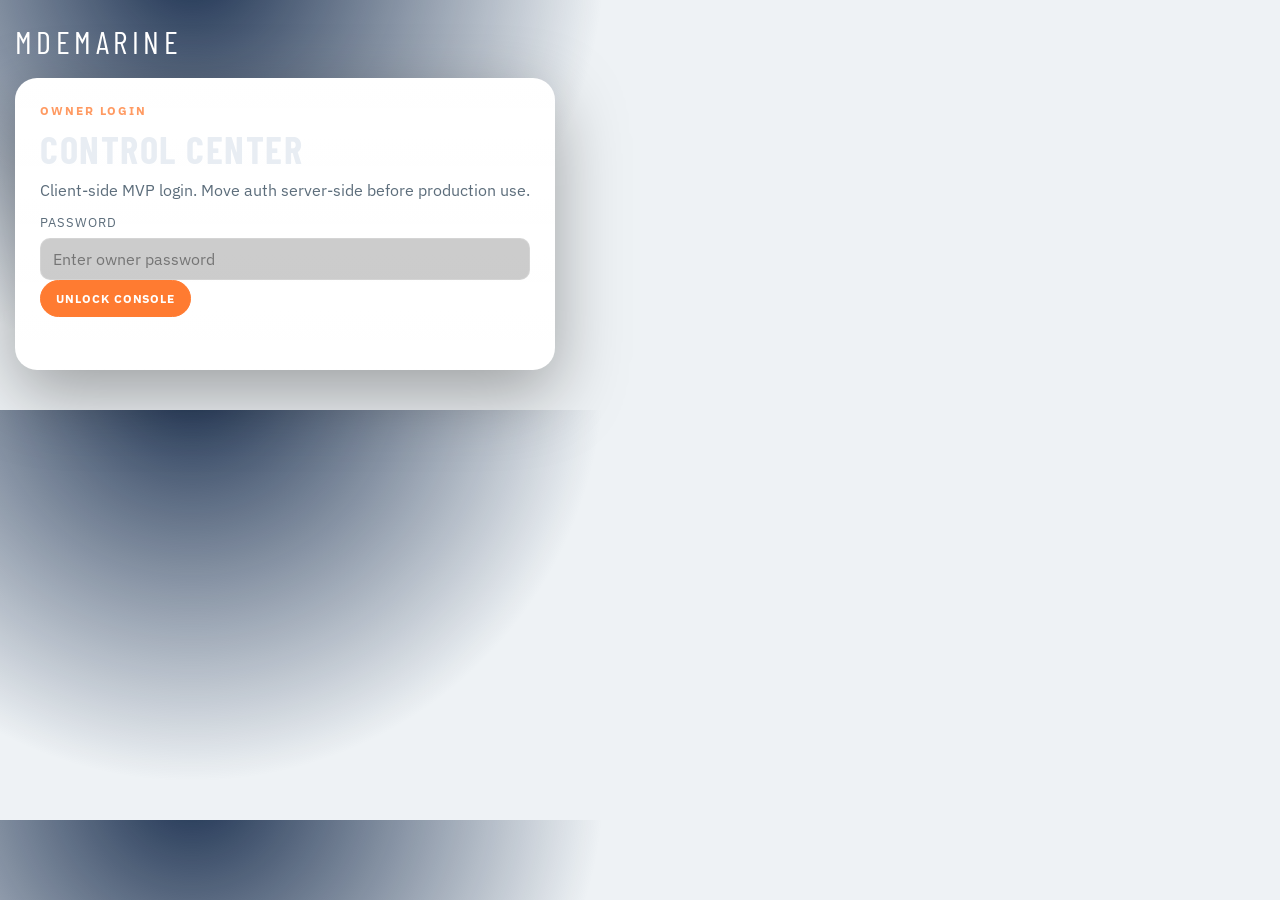
<file: owner.html>
<!DOCTYPE html>
<html lang="en">
  <head>
    <meta charset="UTF-8" />
    <meta name="viewport" content="width=device-width, initial-scale=1.0" />
    <title>MDEmarine | Owner Console</title>
    <link rel="preconnect" href="https://fonts.googleapis.com" />
    <link rel="preconnect" href="https://fonts.gstatic.com" crossorigin />
    <link
      href="https://fonts.googleapis.com/css2?family=Barlow+Condensed:wght@500;600;700;800&family=IBM+Plex+Sans:wght@300;400;500;600;700&display=swap"
      rel="stylesheet"
    />
    <link rel="stylesheet" href="./owner.css" />
  </head>
  <body>
    <main class="shell">
      <header class="topbar">
        <a href="./index.html" class="brand">MDEmarine</a>
        <div class="topbar-actions">
          <button id="logoutBtn" class="ghost hidden">Logout</button>
        </div>
      </header>

      <section id="loginPanel" class="login-card">
        <div class="kicker">Owner Login</div>
        <h1>Control center</h1>
        <p>Client-side MVP login. Move auth server-side before production use.</p>
        <label for="passwordInput">Password</label>
        <input id="passwordInput" type="password" placeholder="Enter owner password" />
        <button id="loginBtn" class="primary">Unlock Console</button>
        <div id="loginStatus" class="status"></div>
      </section>

      <section id="appPanel" class="app hidden">
        <div class="layout">
          <article class="panel editor-panel">
            <div class="panel-head">
              <div>
                <div class="kicker">Website Agent</div>
                <h2>Chat-first control center</h2>
              </div>
              <button id="resetBtn" class="ghost">Reset draft</button>
            </div>

            <div class="chat-main">
              <div id="chatHistory" class="chat-history"></div>
              <div class="chat-controls">
                <input id="chatInput" type="text" placeholder="Tell me what to change on the website..." />
                <button id="chatSendBtn" class="primary">Send</button>
              </div>
            </div>

            <div class="kicker edit-kicker">Advanced editor</div>

            <div id="formContainer" class="form-grid"></div>

            <label class="schema-label" for="rawSchema">Raw JSON schema (advanced)</label>
            <textarea id="rawSchema" class="raw-schema"></textarea>

            <div class="actions">
              <button id="saveDraftBtn" class="ghost">Save Draft</button>
              <button id="refreshPreviewBtn" class="ghost">Refresh Preview</button>
              <button id="openPreviewBtn" class="ghost">Open Preview Tab</button>
              <button id="publishBtn" class="primary">Publish Live</button>
            </div>
            <div id="editorStatus" class="status"></div>
          </article>

          <aside class="panel side-panel">
            <div class="side-block">
              <div class="kicker">Live preview</div>
              <iframe id="previewFrame" src="./index.html?preview=1" title="Site preview"></iframe>
            </div>

            <div class="side-block">
              <div class="kicker">Rollback</div>
              <select id="versionSelect"></select>
              <button id="rollbackBtn" class="ghost">Rollback to selected</button>
            </div>

          </aside>
        </div>
      </section>
    </main>

    <script src="./site-config.js"></script>
    <script src="./site.js"></script>
    <script src="./owner.js"></script>
  </body>
</html>
</file>
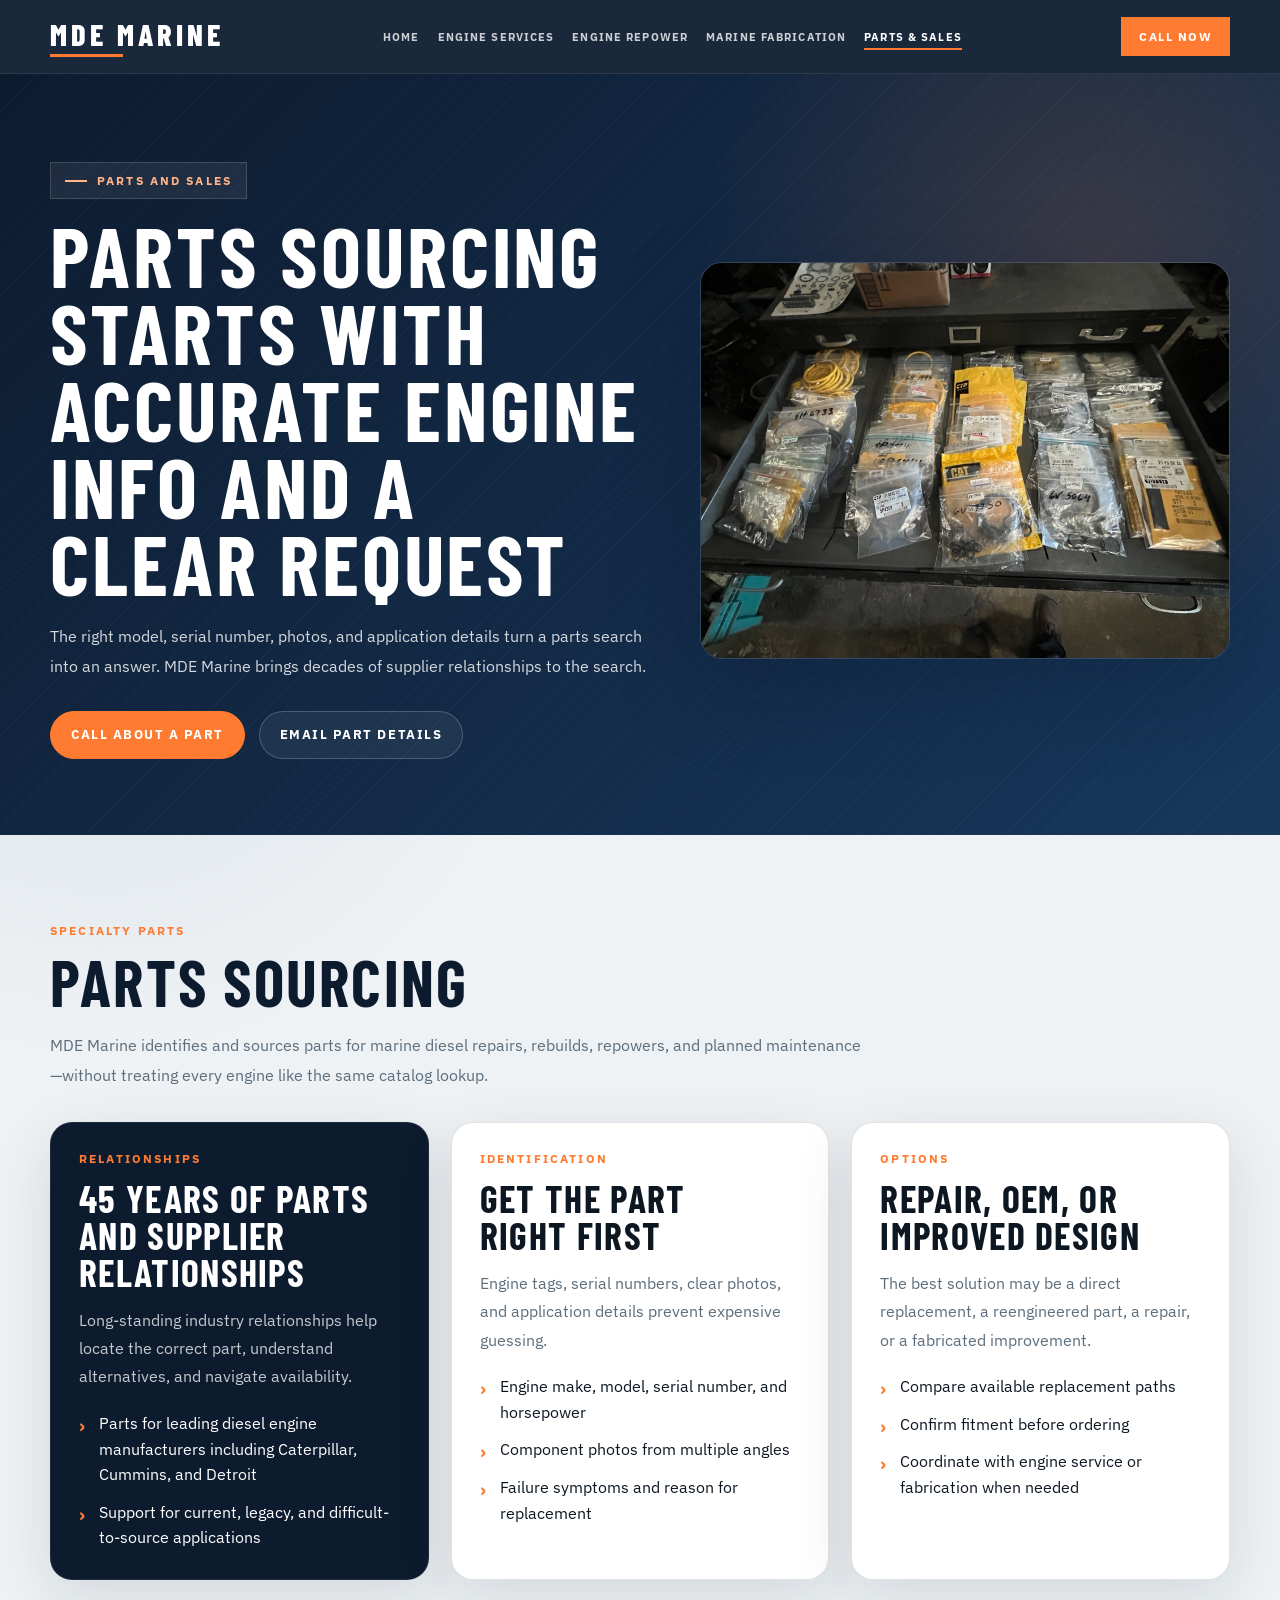
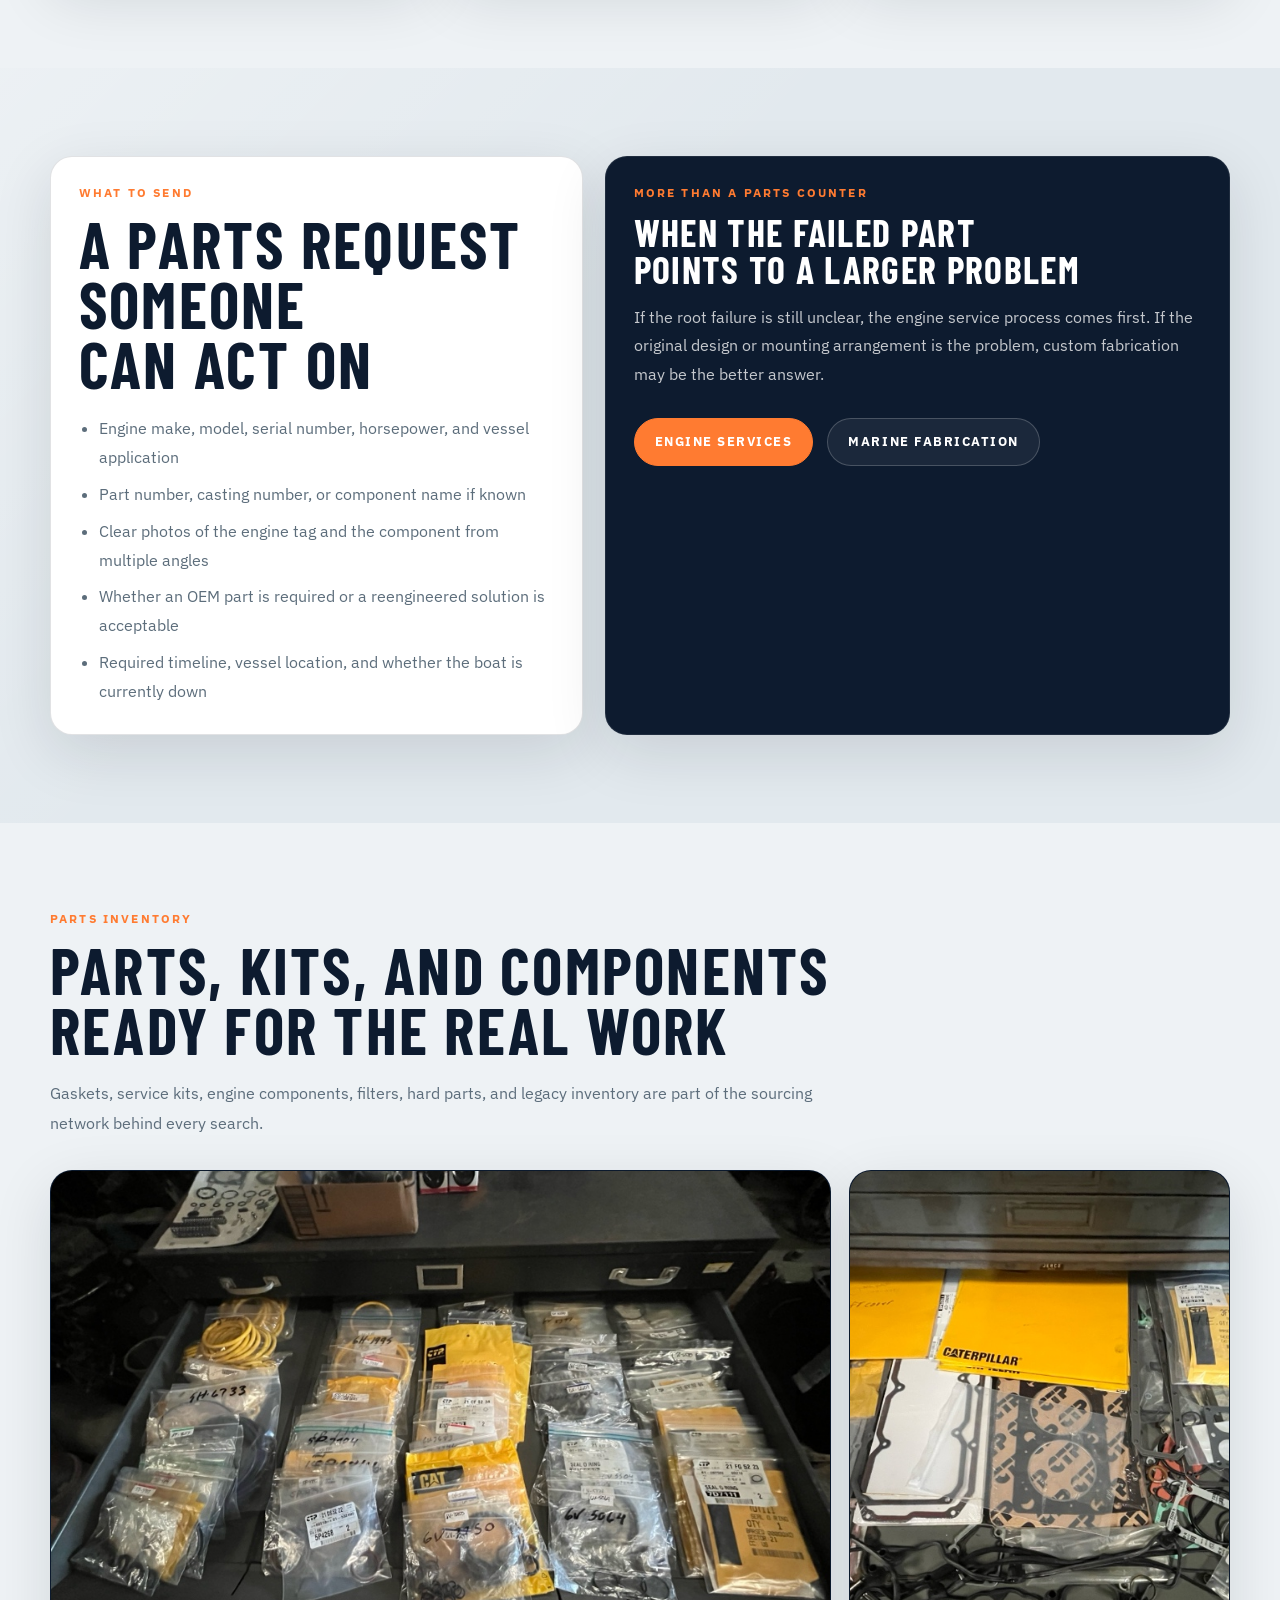
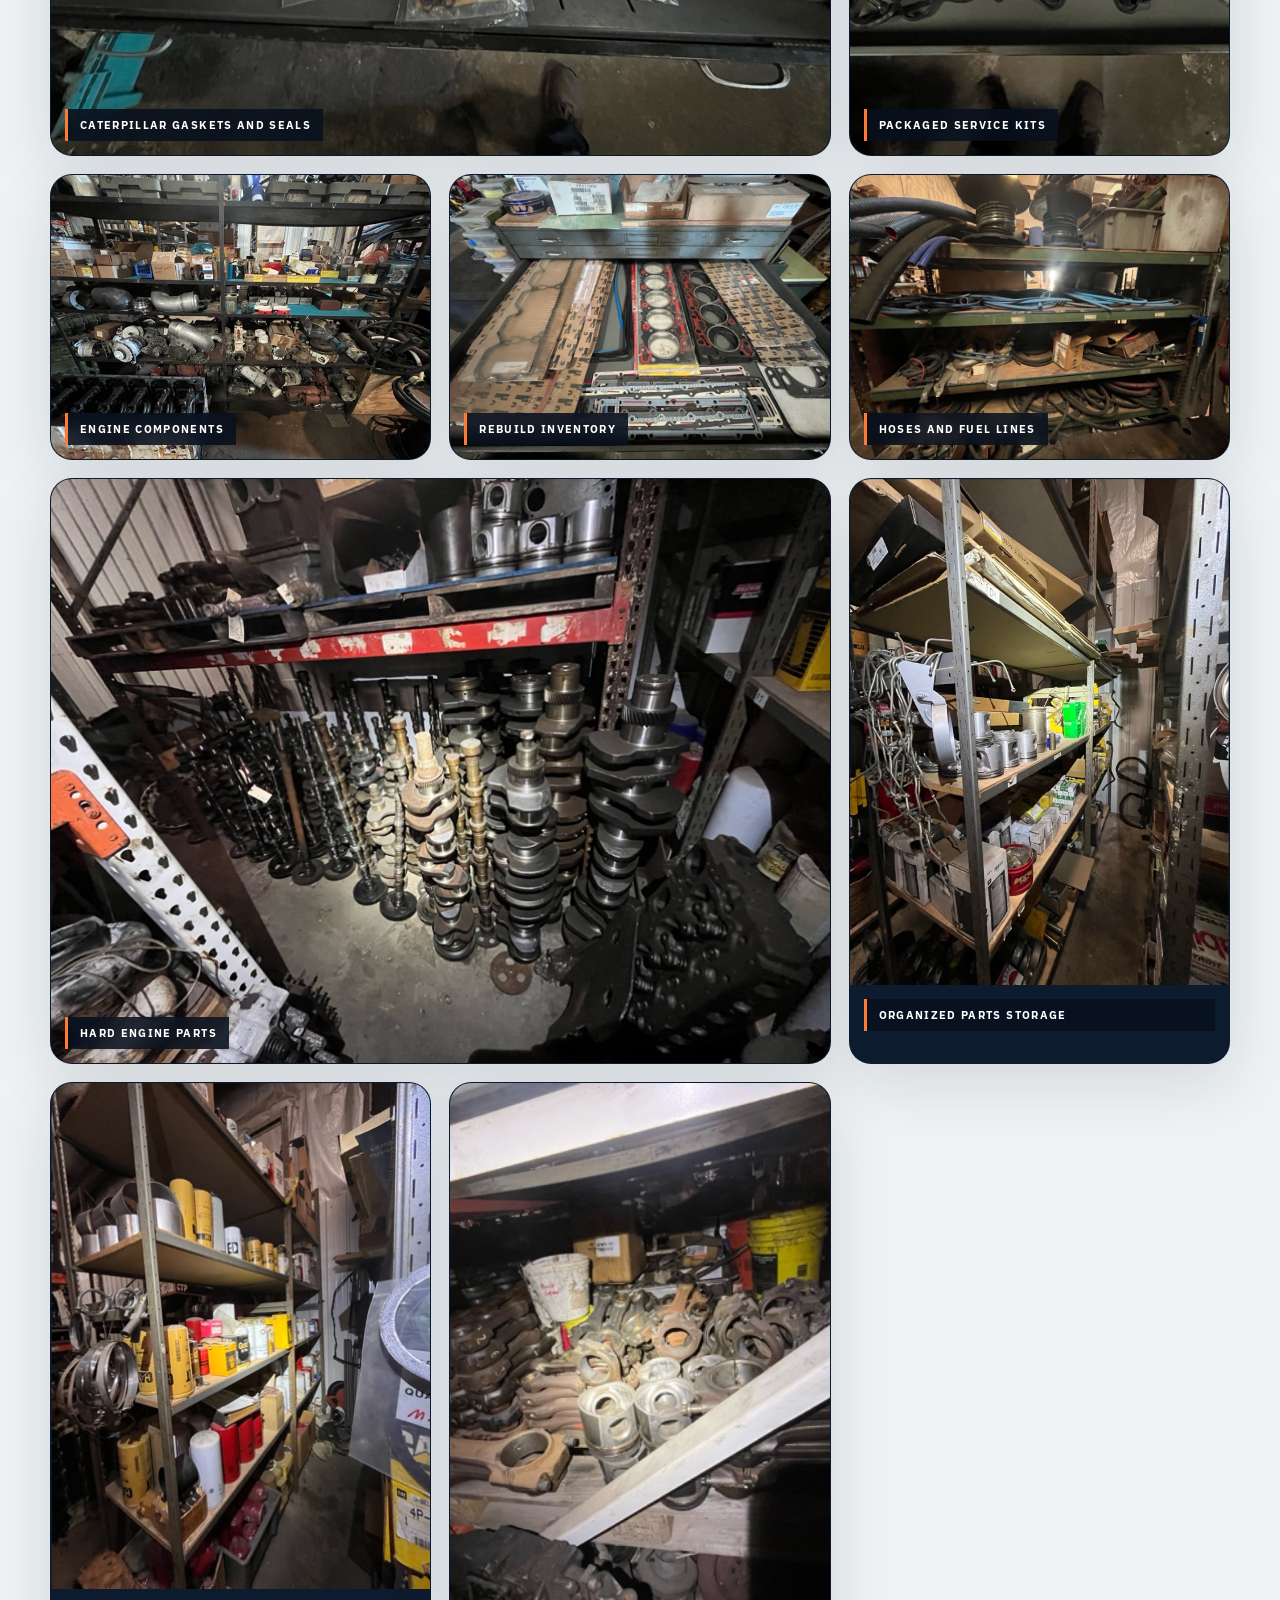
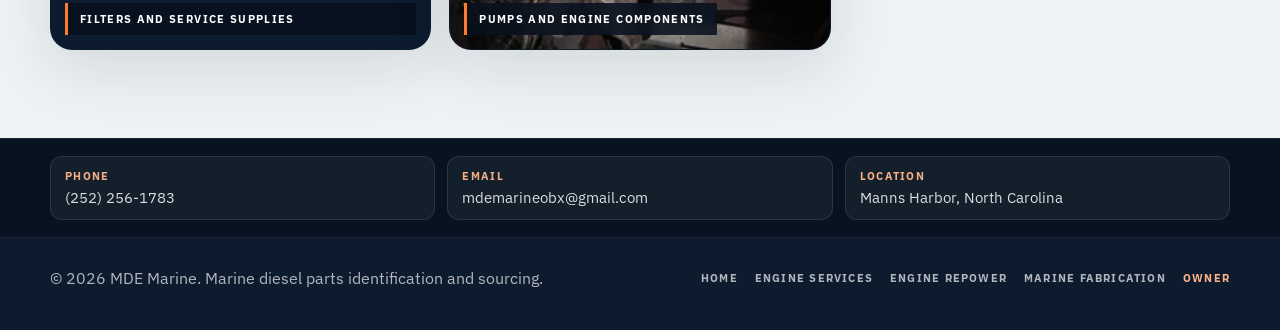
<file: parts-sales.html>
<!DOCTYPE html>
<html lang="en">
  <head>
    <meta charset="UTF-8" />
    <meta name="viewport" content="width=device-width, initial-scale=1.0" />
    <title>Marine Diesel Parts Sourcing and Sales | MDE Marine</title>
    <meta
      name="description"
      content="Marine diesel parts identification and sourcing backed by 45 years of supplier relationships, including Caterpillar, Cummins, Detroit, and other leading manufacturers."
    />
    <meta
      name="keywords"
      content="marine diesel parts, Caterpillar marine parts, Cummins marine parts, Detroit Diesel parts, engine gaskets, marine parts sourcing"
    />
    <meta property="og:type" content="website" />
    <meta property="og:title" content="Marine Diesel Parts Sourcing and Sales | MDE Marine" />
    <meta
      property="og:description"
      content="Marine diesel parts identification and sourcing backed by 45 years of supplier and manufacturer relationships."
    />
    <meta property="og:url" content="https://mdemarine-stitch-site.vercel.app/parts-sales.html" />
    <meta property="og:image" content="https://mdemarine-stitch-site.vercel.app/assets/mde/parts-caterpillar-gaskets.jpg" />
    <meta name="twitter:card" content="summary_large_image" />
    <meta name="twitter:title" content="Marine Diesel Parts Sourcing and Sales | MDE Marine" />
    <meta
      name="twitter:description"
      content="Marine diesel parts identification and sourcing backed by 45 years of supplier and manufacturer relationships."
    />
    <meta name="twitter:image" content="https://mdemarine-stitch-site.vercel.app/assets/mde/parts-caterpillar-gaskets.jpg" />
    <link rel="canonical" href="https://mdemarine-stitch-site.vercel.app/parts-sales.html" />
    <link rel="preconnect" href="https://fonts.googleapis.com" />
    <link rel="preconnect" href="https://fonts.gstatic.com" crossorigin />
    <link
      href="https://fonts.googleapis.com/css2?family=Barlow+Condensed:wght@400;500;600;700;800&family=IBM+Plex+Sans:wght@300;400;500;600;700&display=swap"
      rel="stylesheet"
    />
    <link rel="stylesheet" href="./styles.css" />
  </head>
  <body data-page="parts-sales">
    <header class="nav">
      <div class="nav-inner">
        <a class="brand" href="./index.html" data-bind="brand.name">MDE Marine</a>
        <nav class="nav-links" aria-label="Primary navigation">
          <a href="./index.html">Home</a>
          <a href="./engine-services.html">Engine Services</a>
          <a href="./engine-repower.html">Engine Repower</a>
          <a href="./marine-fabrication.html">Marine Fabrication</a>
          <a class="active" href="./parts-sales.html">Parts &amp; Sales</a>
        </nav>
        <a class="nav-cta" data-bind-tel="contact.phone" href="tel:+12522561783">Call Now</a>
      </div>
    </header>

    <main>
      <section class="page-hero">
        <div class="page-hero-grid">
          <div>
            <div class="eyebrow">Parts and Sales</div>
            <h1>Parts sourcing starts with accurate engine info and a clear request</h1>
            <p>
              The right model, serial number, photos, and application details turn a parts search into an answer. MDE Marine brings decades of supplier relationships to the search.
            </p>
            <div class="hero-actions">
              <a class="btn" data-bind-tel="contact.phone" href="tel:+12522561783">Call About a Part</a>
              <a class="btn-secondary" data-bind-mailto="contact.email" href="mailto:mdemarineobx@gmail.com">Email Part Details</a>
            </div>
          </div>
          <div class="page-hero-media">
            <img
              src="./assets/mde/parts-caterpillar-gaskets.jpg"
              alt="Organized Caterpillar marine engine gaskets and service parts"
              decoding="async"
            />
          </div>
        </div>
      </section>

      <section class="page-section">
        <div class="container">
          <div class="section-intro">
            <div class="section-kicker">Specialty Parts</div>
            <h2 class="section-title">Parts sourcing</h2>
            <p class="section-copy">
              MDE Marine identifies and sources parts for marine diesel repairs, rebuilds, repowers, and planned maintenance—without treating every engine like the same catalog lookup.
            </p>
          </div>

          <div class="grid grid-3">
            <article class="service-card dark">
              <div class="card-kicker">Relationships</div>
              <h3 class="card-title">45 Years of Parts and Supplier Relationships</h3>
              <p class="card-copy">Long-standing industry relationships help locate the correct part, understand alternatives, and navigate availability.</p>
              <ul class="card-list">
                <li>Parts for leading diesel engine manufacturers including Caterpillar, Cummins, and Detroit</li>
                <li>Support for current, legacy, and difficult-to-source applications</li>
              </ul>
            </article>

            <article class="service-card">
              <div class="card-kicker">Identification</div>
              <h3 class="card-title">Get the Part Right First</h3>
              <p class="card-copy">Engine tags, serial numbers, clear photos, and application details prevent expensive guessing.</p>
              <ul class="card-list">
                <li>Engine make, model, serial number, and horsepower</li>
                <li>Component photos from multiple angles</li>
                <li>Failure symptoms and reason for replacement</li>
              </ul>
            </article>

            <article class="service-card">
              <div class="card-kicker">Options</div>
              <h3 class="card-title">Repair, OEM, or Improved Design</h3>
              <p class="card-copy">The best solution may be a direct replacement, a reengineered part, a repair, or a fabricated improvement.</p>
              <ul class="card-list">
                <li>Compare available replacement paths</li>
                <li>Confirm fitment before ordering</li>
                <li>Coordinate with engine service or fabrication when needed</li>
              </ul>
            </article>
          </div>
        </div>
      </section>

      <section class="page-section muted-block">
        <div class="container split">
          <article class="copy-card">
            <div class="section-kicker">What to Send</div>
            <h2 class="section-title">A parts request someone can act on</h2>
            <ul class="request-list">
              <li>Engine make, model, serial number, horsepower, and vessel application</li>
              <li>Part number, casting number, or component name if known</li>
              <li>Clear photos of the engine tag and the component from multiple angles</li>
              <li>Whether an OEM part is required or a reengineered solution is acceptable</li>
              <li>Required timeline, vessel location, and whether the boat is currently down</li>
            </ul>
          </article>

          <article class="panel dark">
            <div class="card-kicker">More Than a Parts Counter</div>
            <h3 class="card-title">When the failed part points to a larger problem</h3>
            <p class="card-copy">
              If the root failure is still unclear, the engine service process comes first. If the original design or mounting arrangement is the problem, custom fabrication may be the better answer.
            </p>
            <div class="inline-actions">
              <a class="btn" href="./engine-services.html">Engine Services</a>
              <a class="btn-secondary" href="./marine-fabrication.html">Marine Fabrication</a>
            </div>
          </article>
        </div>
      </section>

      <section id="parts-gallery" class="page-section">
        <div class="container">
          <div class="section-intro">
            <div class="section-kicker">Parts Inventory</div>
            <h2 class="section-title">Parts, kits, and components ready for the real work</h2>
            <p class="section-copy">
              Gaskets, service kits, engine components, filters, hard parts, and legacy inventory are part of the sourcing network behind every search.
            </p>
          </div>

          <div class="photo-grid photo-grid-3 parts-gallery">
            <figure class="project-photo project-photo-wide">
              <img
                src="./assets/mde/parts-caterpillar-gaskets.jpg"
                alt="Caterpillar gasket and seal inventory organized on a workbench"
                loading="lazy"
                decoding="async"
              />
              <figcaption>Caterpillar gaskets and seals</figcaption>
            </figure>
            <figure class="project-photo">
              <img
                src="./assets/mde/parts-caterpillar-gasket-kits.jpg"
                alt="Caterpillar engine gasket kits and packaged service parts"
                loading="lazy"
                decoding="async"
              />
              <figcaption>Packaged service kits</figcaption>
            </figure>
            <figure class="project-photo">
              <img
                src="./assets/mde/parts-inventory-shelf.jpg"
                alt="Shelves of marine diesel engine components and turbochargers"
                loading="lazy"
                decoding="async"
              />
              <figcaption>Engine components</figcaption>
            </figure>
            <figure class="project-photo">
              <img
                src="./assets/mde/parts-engine-gasket-stock.jpg"
                alt="Large engine head gasket and rebuild components"
                loading="lazy"
                decoding="async"
              />
              <figcaption>Rebuild inventory</figcaption>
            </figure>
            <figure class="project-photo">
              <img
                src="./assets/mde/parts-hose-and-component-stock.jpg"
                alt="Stored marine hoses and fuel lines"
                loading="lazy"
                decoding="async"
              />
              <figcaption>Hoses and fuel lines</figcaption>
            </figure>
            <figure class="project-photo project-photo-wide">
              <img
                src="./assets/mde/parts-crankshaft-inventory.jpg"
                alt="Crankshafts, connecting rods, and hard engine parts in stock"
                loading="lazy"
                decoding="async"
              />
              <figcaption>Hard engine parts</figcaption>
            </figure>
            <figure class="project-photo project-photo--rotated">
              <div class="photo-turn">
                <img
                  src="./assets/mde/parts-storage-bins.jpg"
                  alt="Organized bins of marine engine parts and supplies"
                  width="888"
                  height="666"
                  loading="lazy"
                  decoding="async"
                />
              </div>
              <figcaption>Organized parts storage</figcaption>
            </figure>
            <figure class="project-photo project-photo--rotated">
              <div class="photo-turn">
                <img
                  src="./assets/mde/parts-filters-and-supplies.jpg"
                  alt="Filters and packaged marine service supplies"
                  width="508"
                  height="381"
                  loading="lazy"
                  decoding="async"
                />
              </div>
              <figcaption>Filters and service supplies</figcaption>
            </figure>
            <figure class="project-photo">
              <img
                src="./assets/mde/parts-engine-components-shelf.jpg"
                alt="Shelf of marine diesel pumps and engine components"
                loading="lazy"
                decoding="async"
              />
              <figcaption>Pumps and engine components</figcaption>
            </figure>
          </div>
        </div>
      </section>

      <section class="contact-strip" aria-label="Contact information">
        <div class="container contact-grid">
          <div class="contact-item">
            <strong>Phone</strong>
            <a data-bind="contact.phone" data-bind-tel="contact.phone" href="tel:+12522561783">(252) 256-1783</a>
          </div>
          <div class="contact-item">
            <strong>Email</strong>
            <a data-bind="contact.email" data-bind-mailto="contact.email" href="mailto:mdemarineobx@gmail.com">mdemarineobx@gmail.com</a>
          </div>
          <div class="contact-item">
            <strong>Location</strong>
            <span data-bind="contact.serviceArea">Manns Harbor, North Carolina</span>
          </div>
        </div>
      </section>
    </main>

    <footer class="footer">
      <div class="footer-inner">
        <div>&copy; 2026 <span data-bind="brand.name">MDE Marine</span>. Marine diesel parts identification and sourcing.</div>
        <div class="footer-links">
          <a href="./index.html">Home</a>
          <a href="./engine-services.html">Engine Services</a>
          <a href="./engine-repower.html">Engine Repower</a>
          <a href="./marine-fabrication.html">Marine Fabrication</a>
          <a href="./owner.html" class="footer-owner">Owner</a>
        </div>
      </div>
    </footer>

    <script src="./site-config.js"></script>
    <script src="./site.js"></script>
  </body>
</html>
</file>
<file: styles.css>
:root {
  --bg: #eef2f5;
  --panel: #ffffff;
  --panel-soft: #dfe7ed;
  --ink: #0d1722;
  --muted: #5c6d7b;
  --navy: #0d1b2f;
  --navy-2: #17375b;
  --accent: #ff7b31;
  --accent-soft: #ffb387;
  --danger: #d83932;
  --line: rgba(13, 23, 34, 0.12);
  --shadow: 0 18px 60px rgba(13, 23, 34, 0.12);
  --shadow-strong: 0 28px 90px rgba(5, 15, 28, 0.22);
  --radius: 22px;
}

* {
  box-sizing: border-box;
}

html {
  scroll-behavior: smooth;
}

body {
  margin: 0;
  overflow-x: hidden;
  font-family: "IBM Plex Sans", sans-serif;
  color: var(--ink);
  background:
    radial-gradient(circle at 8% 12%, rgba(23, 55, 91, 0.08), transparent 28rem),
    var(--bg);
}

img {
  max-width: 100%;
  display: block;
}

a {
  color: inherit;
  text-decoration: none;
}

button,
input,
textarea {
  font: inherit;
}

:focus-visible {
  outline: 3px solid var(--accent-soft);
  outline-offset: 4px;
}

[id] {
  scroll-margin-top: 116px;
}

.site-shell {
  min-height: 100vh;
}

.nav {
  position: sticky;
  top: 0;
  z-index: 20;
  backdrop-filter: blur(18px);
  background: rgba(13, 27, 47, 0.94);
  border-bottom: 1px solid rgba(255, 255, 255, 0.08);
}

.nav-inner,
.container {
  width: min(1180px, calc(100% - 32px));
  margin: 0 auto;
}

.nav-inner {
  display: flex;
  align-items: center;
  justify-content: space-between;
  gap: 16px;
  padding: 16px 0;
}

.brand {
  flex: 0 0 auto;
  font-family: "Barlow Condensed", sans-serif;
  font-size: 1.9rem;
  font-weight: 800;
  letter-spacing: 0.13em;
  text-transform: uppercase;
  color: #fff;
}

.brand::after {
  content: "";
  display: block;
  width: 42%;
  height: 3px;
  margin-top: 2px;
  background: var(--accent);
}

.nav-links {
  display: flex;
  align-items: center;
  justify-content: center;
  gap: 18px;
  min-width: 0;
  color: rgba(255, 255, 255, 0.78);
  text-transform: uppercase;
  letter-spacing: 0.1em;
  font-size: 0.7rem;
  font-weight: 700;
  white-space: nowrap;
}

.nav-links a {
  position: relative;
  padding: 8px 0;
}

.nav-links a::after {
  content: "";
  position: absolute;
  left: 0;
  right: 100%;
  bottom: 2px;
  height: 2px;
  background: var(--accent);
  transition: right 180ms ease;
}

.nav-links a:hover,
.nav-links a.active {
  color: #fff;
}

.nav-links a:hover::after,
.nav-links a.active::after {
  right: 0;
}

.nav-cta {
  display: inline-flex;
  flex: 0 0 auto;
  align-items: center;
  justify-content: center;
  padding: 11px 17px;
  border: 1px solid var(--accent);
  background: var(--accent);
  color: #fff;
  font-size: 0.76rem;
  font-weight: 800;
  letter-spacing: 0.12em;
  text-transform: uppercase;
  transition: transform 180ms ease, filter 180ms ease;
}

.nav-cta:hover {
  transform: translateY(-1px);
  filter: brightness(1.08);
}

.hero {
  position: relative;
  overflow: hidden;
  color: #fff;
  background:
    linear-gradient(90deg, rgba(7, 17, 31, 0.98) 0%, rgba(13, 27, 47, 0.86) 54%, rgba(13, 27, 47, 0.56) 100%),
    url("./assets/mde/home-boat-yard.jpg") center 44% / cover no-repeat;
}

.hero::before {
  content: "";
  position: absolute;
  inset: 0;
  z-index: 1;
  pointer-events: none;
  background:
    linear-gradient(180deg, rgba(255, 123, 49, 0.1), transparent 42%),
    repeating-linear-gradient(135deg, rgba(255, 255, 255, 0.025) 0 1px, transparent 1px 12px);
}

.hero-grid {
  position: relative;
  z-index: 2;
  width: min(1180px, calc(100% - 32px));
  min-height: min(760px, calc(100vh - 72px));
  margin: 0 auto;
  padding: 76px 0;
  display: grid;
  grid-template-columns: 1.16fr 0.84fr;
  gap: 52px;
  align-items: center;
}

.hero-copy {
  max-width: 780px;
  min-width: 0;
  animation: rise-in 620ms ease both;
}

.eyebrow {
  display: inline-flex;
  align-items: center;
  gap: 10px;
  padding: 10px 14px;
  border: 1px solid rgba(255, 255, 255, 0.15);
  background: rgba(255, 255, 255, 0.07);
  color: var(--accent-soft);
  font-size: 0.74rem;
  font-weight: 800;
  letter-spacing: 0.18em;
  text-transform: uppercase;
}

.eyebrow::before {
  content: "";
  width: 22px;
  height: 2px;
  background: currentColor;
}

.hero h1,
.page-hero h1,
.section-title,
.card-title,
.big-number,
.failure-note h2,
.footer-brand {
  font-family: "Barlow Condensed", sans-serif;
  text-wrap: balance;
}

.hero h1 {
  max-width: 850px;
  margin: 20px 0 0;
  font-size: clamp(3.45rem, 7.7vw, 6.6rem);
  line-height: 0.9;
  text-transform: uppercase;
  letter-spacing: 0.035em;
}

.hero p {
  max-width: 720px;
  margin: 24px 0 0;
  color: rgba(255, 255, 255, 0.84);
  font-size: 1.08rem;
  line-height: 1.8;
}

.hero-actions,
.inline-actions,
.contact-actions {
  display: flex;
  flex-wrap: wrap;
  gap: 14px;
  margin-top: 30px;
}

.btn,
.btn-secondary,
.btn-outline,
.btn-danger {
  display: inline-flex;
  align-items: center;
  justify-content: center;
  min-height: 48px;
  padding: 14px 20px;
  border-radius: 999px;
  font-size: 0.79rem;
  font-weight: 800;
  letter-spacing: 0.12em;
  line-height: 1.25;
  text-align: center;
  text-transform: uppercase;
  transition: transform 180ms ease, filter 180ms ease, border-color 180ms ease, background 180ms ease;
}

.btn {
  border: 1px solid var(--accent);
  background: var(--accent);
  color: #fff;
}

.btn-secondary {
  border: 1px solid rgba(255, 255, 255, 0.2);
  background: rgba(255, 255, 255, 0.06);
  color: #fff;
}

.btn-outline {
  border: 1px solid rgba(13, 23, 34, 0.22);
  background: transparent;
  color: var(--navy);
}

.btn-danger {
  border: 1px solid var(--danger);
  background: var(--danger);
  color: #fff;
}

.btn:hover,
.btn-secondary:hover,
.btn-outline:hover,
.btn-danger:hover {
  transform: translateY(-2px);
  filter: brightness(1.07);
}

.hero-panel {
  min-width: 0;
  display: grid;
  gap: 14px;
  animation: rise-in 620ms 120ms ease both;
}

.info-card,
.panel,
.service-card,
.stat-card,
.gallery-card,
.copy-card,
.detail-card,
.project-photo,
.failure-note {
  border-radius: var(--radius);
  box-shadow: var(--shadow);
}

.info-card {
  padding: 23px;
  background: rgba(255, 255, 255, 0.08);
  border: 1px solid rgba(255, 255, 255, 0.11);
  backdrop-filter: blur(10px);
}

.info-label {
  color: var(--accent-soft);
  font-size: 0.72rem;
  font-weight: 800;
  letter-spacing: 0.16em;
  text-transform: uppercase;
}

.info-value {
  margin-top: 9px;
  color: #fff;
  font-family: "Barlow Condensed", sans-serif;
  font-size: 2rem;
  font-weight: 700;
  line-height: 1;
  text-transform: uppercase;
  letter-spacing: 0.04em;
}

.page-section {
  padding: 88px 0;
}

.section-intro {
  max-width: 820px;
  margin-bottom: 32px;
}

.section-kicker,
.card-kicker {
  color: var(--accent);
  font-size: 0.75rem;
  font-weight: 800;
  letter-spacing: 0.18em;
  text-transform: uppercase;
}

.section-kicker-light {
  color: var(--accent-soft);
}

.section-kicker-danger {
  color: #ffaaa5;
}

.section-title {
  margin: 14px 0 0;
  color: var(--navy);
  font-size: clamp(2.65rem, 5vw, 4.35rem);
  line-height: 0.94;
  text-transform: uppercase;
  letter-spacing: 0.035em;
}

.section-title-light {
  color: #fff;
}

.section-copy {
  margin: 18px 0 0;
  color: var(--muted);
  line-height: 1.82;
  font-size: 1.03rem;
}

.section-copy-light {
  max-width: 760px;
  color: rgba(255, 255, 255, 0.76);
}

.grid {
  display: grid;
  gap: 22px;
}

.grid-4 {
  grid-template-columns: repeat(4, minmax(0, 1fr));
}

.grid-3 {
  grid-template-columns: repeat(3, minmax(0, 1fr));
}

.grid-2 {
  grid-template-columns: repeat(2, minmax(0, 1fr));
}

.service-card,
.panel,
.copy-card,
.detail-card {
  background: var(--panel);
  border: 1px solid var(--line);
  padding: 28px;
}

.service-card {
  position: relative;
  overflow: hidden;
  transition: transform 220ms ease, box-shadow 220ms ease;
}

.service-card::before {
  content: "";
  position: absolute;
  inset: 0 auto 0 0;
  width: 4px;
  background: var(--accent);
  opacity: 0;
  transition: opacity 220ms ease;
}

.service-card:hover {
  transform: translateY(-4px);
  box-shadow: var(--shadow-strong);
}

.service-card:hover::before,
.featured-card::before {
  opacity: 1;
}

.service-card.dark,
.panel.dark {
  background: var(--navy);
  color: #fff;
  border-color: rgba(255, 255, 255, 0.08);
}

.featured-card {
  border-color: rgba(216, 57, 50, 0.3);
}

.card-title {
  margin: 14px 0 0;
  font-size: clamp(1.9rem, 3vw, 2.35rem);
  font-weight: 700;
  line-height: 0.98;
  letter-spacing: 0.035em;
  text-transform: uppercase;
}

.card-copy {
  margin: 15px 0 0;
  line-height: 1.78;
  color: var(--muted);
}

.dark .card-copy,
.service-card.dark .card-copy,
.panel.dark .card-copy {
  color: rgba(255, 255, 255, 0.76);
}

.card-list {
  margin: 20px 0 0;
  padding: 0;
  list-style: none;
  display: grid;
  gap: 12px;
  color: inherit;
}

.card-list li {
  position: relative;
  padding-left: 20px;
  line-height: 1.6;
}

.card-list li::before {
  content: "›";
  position: absolute;
  left: 0;
  top: -1px;
  color: var(--accent);
  font-size: 1.2em;
  font-weight: 800;
}

.stat-strip {
  display: grid;
  grid-template-columns: repeat(4, minmax(0, 1fr));
  gap: 18px;
  margin-top: 34px;
}

.stat-card {
  position: relative;
  overflow: hidden;
  background: var(--panel);
  border: 1px solid var(--line);
  padding: 22px;
}

.stat-card::after {
  content: "";
  position: absolute;
  right: -28px;
  bottom: -28px;
  width: 74px;
  height: 74px;
  border: 12px solid rgba(255, 123, 49, 0.09);
  border-radius: 50%;
}

.big-number {
  position: relative;
  z-index: 1;
  color: var(--navy);
  font-size: clamp(2rem, 3vw, 2.55rem);
  font-weight: 700;
  line-height: 1;
  letter-spacing: 0.035em;
  text-transform: uppercase;
}

.stat-label {
  position: relative;
  z-index: 1;
  margin-top: 10px;
  color: var(--muted);
  text-transform: uppercase;
  letter-spacing: 0.12em;
  font-size: 0.7rem;
  font-weight: 800;
}

.muted-block {
  background:
    linear-gradient(135deg, rgba(255, 255, 255, 0.35), transparent 42%),
    #e2e9ee;
}

.media-grid {
  display: grid;
  grid-template-columns: 1.1fr 0.9fr;
  gap: 22px;
  margin-top: 30px;
}

.gallery-stack {
  display: grid;
  gap: 22px;
}

.gallery-card {
  overflow: hidden;
  border: 1px solid var(--line);
  background: var(--panel);
}

.gallery-card > img {
  width: 100%;
  aspect-ratio: 16 / 9;
  object-fit: cover;
}

.gallery-card.tall > img {
  min-height: 100%;
  aspect-ratio: 4 / 5;
}

.gallery-copy {
  padding: 18px 18px 20px;
}

.gallery-copy h3 {
  margin: 0;
  font-size: 0.95rem;
  text-transform: uppercase;
  letter-spacing: 0.12em;
}

.gallery-copy p {
  margin: 8px 0 0;
  color: var(--muted);
  line-height: 1.7;
  font-size: 0.93rem;
}

.page-hero {
  position: relative;
  overflow: hidden;
  padding: 88px 0 76px;
  color: #fff;
  background:
    radial-gradient(circle at 86% 24%, rgba(255, 123, 49, 0.17), transparent 25rem),
    linear-gradient(135deg, var(--navy), var(--navy-2));
}

.page-hero::after {
  content: "";
  position: absolute;
  inset: 0;
  pointer-events: none;
  background: repeating-linear-gradient(135deg, rgba(255, 255, 255, 0.025) 0 1px, transparent 1px 13px);
}

.page-hero-grid {
  position: relative;
  z-index: 1;
  width: min(1180px, calc(100% - 32px));
  margin: 0 auto;
  display: grid;
  grid-template-columns: 1fr 0.88fr;
  gap: 48px;
  align-items: center;
}

.page-hero-grid > div:first-child {
  min-width: 0;
  animation: rise-in 580ms ease both;
}

.page-hero h1 {
  max-width: 780px;
  margin: 18px 0 0;
  font-size: clamp(3.1rem, 6.6vw, 5.65rem);
  font-weight: 700;
  line-height: 0.91;
  text-transform: uppercase;
  letter-spacing: 0.035em;
}

.page-hero--wide-title h1 {
  font-size: clamp(2.8rem, 5.3vw, 4.9rem);
}

.page-hero p {
  max-width: 740px;
  margin: 21px 0 0;
  color: rgba(255, 255, 255, 0.82);
  line-height: 1.83;
}

.page-hero-media {
  min-width: 0;
  overflow: hidden;
  aspect-ratio: 4 / 3;
  border-radius: var(--radius);
  border: 1px solid rgba(255, 255, 255, 0.13);
  box-shadow: var(--shadow-strong);
  animation: rise-in 580ms 100ms ease both;
}

.page-hero-media img {
  width: 100%;
  height: 100%;
  object-fit: cover;
}

.page-hero-media--portrait {
  width: min(100%, 420px);
  aspect-ratio: 3 / 4;
  justify-self: end;
}

.split {
  display: grid;
  grid-template-columns: 0.92fr 1.08fr;
  gap: 22px;
}

.request-list {
  margin: 20px 0 0;
  padding-left: 20px;
  color: var(--muted);
  line-height: 1.8;
}

.request-list li + li {
  margin-top: 8px;
}

.helper {
  margin-top: 18px;
  color: var(--muted);
  line-height: 1.7;
  font-size: 0.94rem;
}

.photo-grid {
  display: grid;
  grid-template-columns: repeat(12, minmax(0, 1fr));
  grid-auto-flow: dense;
  gap: 18px;
}

.photo-grid-3 .project-photo {
  grid-column: span 4;
}

.photo-grid-3 .project-photo-wide {
  grid-column: span 8;
}

.photo-grid-4 .project-photo {
  grid-column: span 3;
}

.project-photo {
  position: relative;
  min-height: 270px;
  margin: 0;
  overflow: hidden;
  border: 1px solid var(--line);
  background: var(--navy);
}

.project-photo img {
  width: 100%;
  height: 100%;
  min-height: 270px;
  aspect-ratio: 4 / 3;
  object-fit: cover;
  transition: transform 420ms ease, filter 420ms ease;
}

.project-photo--portrait img {
  object-fit: contain;
  background: var(--navy);
}

.project-photo:hover img {
  transform: scale(1.035);
  filter: contrast(1.04);
}

.project-photo figcaption {
  position: absolute;
  left: 14px;
  bottom: 14px;
  max-width: calc(100% - 28px);
  padding: 9px 12px;
  border-left: 3px solid var(--accent);
  background: rgba(7, 17, 31, 0.86);
  color: #fff;
  font-size: 0.7rem;
  font-weight: 800;
  letter-spacing: 0.12em;
  text-transform: uppercase;
  backdrop-filter: blur(8px);
}

.page-hero-media--contain img,
.project-photo--contain img {
  object-fit: contain;
}

.project-photo--contain:hover img,
.project-photo--natural:hover img {
  transform: none;
}

/* Let the complete engine photo define its landscape frame, without letterboxing. */
.project-photo--natural {
  align-self: start;
  min-height: 0;
  border: 0;
  background: transparent;
}

.project-photo--natural img {
  height: auto;
  min-height: 0;
  aspect-ratio: auto;
}

/* Display the supplied landscape files upright without resampling the photos. */
.photo-turn {
  position: relative;
  width: 100%;
  aspect-ratio: 3 / 4;
  overflow: hidden;
  background: var(--navy);
}

.photo-turn img,
.detail-photo .photo-turn img,
.project-photo:hover .photo-turn img {
  position: absolute;
  top: 50%;
  left: 50%;
  width: calc(100% * 4 / 3);
  height: calc(100% * 3 / 4);
  max-width: none;
  min-height: 0;
  aspect-ratio: auto;
  object-fit: contain;
  transform: translate(-50%, -50%) rotate(90deg);
}

.project-photo--rotated figcaption {
  position: static;
  margin: 14px;
}

.gallery-feature {
  display: grid;
  grid-template-columns: minmax(0, 0.8fr) minmax(0, 1.2fr);
  gap: 24px;
  align-items: center;
  padding: 24px;
}

.gallery-feature .photo-turn {
  max-width: 300px;
  justify-self: center;
}

.gallery-subsection {
  margin-top: 48px;
}

.detail-photo-grid {
  display: grid;
  grid-template-columns: repeat(2, minmax(0, 1fr));
  gap: 18px;
  margin-top: 24px;
}

.detail-photo {
  min-width: 0;
  margin: 0;
}

.detail-photo-single {
  margin-top: 24px;
}

.detail-photo--portrait {
  width: 100%;
  max-width: 322px;
  justify-self: center;
}

.detail-photo img {
  display: block;
  width: 100%;
  height: auto;
  border: 1px solid var(--line);
}

.detail-photo figcaption {
  margin-top: 10px;
  color: var(--muted);
  font-size: 0.82rem;
  line-height: 1.5;
}

.product-details {
  color: #fff;
  background:
    radial-gradient(circle at 8% 10%, rgba(216, 57, 50, 0.18), transparent 26rem),
    var(--navy);
}

.failure-note {
  display: grid;
  grid-template-columns: minmax(220px, 0.72fr) minmax(300px, 1fr);
  gap: 32px;
  align-items: end;
  margin-bottom: 24px;
  padding: 30px;
  border: 1px solid rgba(255, 255, 255, 0.11);
  border-left: 6px solid var(--danger);
  background: rgba(255, 255, 255, 0.055);
}

.failure-note h2 {
  grid-column: 1;
  margin: 12px 0 0;
  font-size: clamp(2.45rem, 5vw, 4rem);
  line-height: 0.95;
  letter-spacing: 0.035em;
  text-transform: uppercase;
}

.failure-note p {
  grid-column: 2;
  grid-row: 1 / span 2;
  margin: 0;
  color: rgba(255, 255, 255, 0.76);
  line-height: 1.82;
}

.product-detail-grid {
  display: grid;
  grid-template-columns: repeat(2, minmax(0, 1fr));
  gap: 22px;
}

.detail-card {
  display: grid;
  grid-template-columns: auto 1fr;
  gap: 20px;
  color: var(--ink);
}

.detail-card-large {
  grid-column: 1 / -1;
}

.detail-number {
  color: rgba(216, 57, 50, 0.22);
  font-family: "Barlow Condensed", sans-serif;
  font-size: 3.4rem;
  font-weight: 800;
  line-height: 0.85;
}

.contact-section {
  color: #fff;
  background:
    linear-gradient(115deg, rgba(255, 123, 49, 0.08), transparent 50%),
    var(--navy);
}

.contact-cta {
  display: grid;
  grid-template-columns: 1.15fr 0.85fr;
  gap: 42px;
  align-items: center;
}

.contact-actions {
  justify-content: flex-end;
  margin-top: 0;
}

.contact-strip {
  color: rgba(255, 255, 255, 0.84);
  background: #081321;
  border-top: 1px solid rgba(255, 255, 255, 0.08);
  border-bottom: 1px solid rgba(255, 255, 255, 0.08);
}

.contact-grid {
  display: grid;
  grid-template-columns: repeat(3, minmax(0, 1fr));
  gap: 12px;
  padding: 17px 0;
}

.contact-item {
  padding: 12px 14px;
  border: 1px solid rgba(255, 255, 255, 0.1);
  border-radius: 12px;
  background: rgba(255, 255, 255, 0.05);
  font-size: 0.91rem;
}

.contact-item strong {
  display: block;
  margin-bottom: 5px;
  color: rgba(255, 179, 135, 0.96);
  font-size: 0.68rem;
  font-weight: 800;
  letter-spacing: 0.12em;
  text-transform: uppercase;
}

.contact-item a {
  transition: color 180ms ease;
}

.contact-item a:hover {
  color: #fff;
}

.footer {
  padding: 30px 0 42px;
  color: rgba(255, 255, 255, 0.68);
  background: var(--navy);
}

.footer-inner {
  width: min(1180px, calc(100% - 32px));
  margin: 0 auto;
  display: flex;
  flex-wrap: wrap;
  align-items: center;
  justify-content: space-between;
  gap: 18px;
}

.footer-links {
  display: flex;
  flex-wrap: wrap;
  gap: 17px;
  text-transform: uppercase;
  font-size: 0.69rem;
  font-weight: 700;
  letter-spacing: 0.11em;
}

.footer-links a:hover {
  color: #fff;
}

.footer-owner {
  color: var(--accent-soft);
}

@keyframes rise-in {
  from {
    opacity: 0;
    transform: translateY(18px);
  }
  to {
    opacity: 1;
    transform: translateY(0);
  }
}

@media (max-width: 1120px) {
  .nav-inner {
    flex-wrap: wrap;
  }

  .nav-links {
    width: 100%;
    order: 3;
    justify-content: space-between;
    overflow-x: auto;
    padding: 4px 0 1px;
    scrollbar-width: none;
  }

  .nav-links::-webkit-scrollbar {
    display: none;
  }

  .grid-4 {
    grid-template-columns: repeat(2, minmax(0, 1fr));
  }
}

@media (max-width: 900px) {
  .hero-grid,
  .page-hero-grid,
  .split,
  .media-grid,
  .contact-cta,
  .failure-note {
    grid-template-columns: 1fr;
  }

  .hero-grid {
    min-height: auto;
  }

  .page-hero-media--portrait {
    justify-self: center;
  }

  .hero-panel {
    grid-template-columns: repeat(3, minmax(0, 1fr));
  }

  .grid-3,
  .stat-strip,
  .contact-grid,
  .product-detail-grid {
    grid-template-columns: repeat(2, minmax(0, 1fr));
  }

  .failure-note p {
    grid-column: 1;
    grid-row: auto;
  }

  .detail-card-large {
    grid-column: auto;
  }

  .photo-grid-4 .project-photo {
    grid-column: span 6;
  }

  .photo-grid-3 .project-photo,
  .photo-grid-3 .project-photo-wide {
    grid-column: span 6;
  }

  .contact-actions {
    justify-content: flex-start;
  }
}

@media (max-width: 680px) {
  .nav-inner,
  .container,
  .hero-grid,
  .page-hero-grid,
  .footer-inner {
    width: min(100% - 24px, 1180px);
  }

  .nav-inner {
    padding: 12px 0;
  }

  .brand {
    font-size: 1.55rem;
  }

  .nav-cta {
    padding: 9px 13px;
    font-size: 0.68rem;
  }

  .nav-links {
    justify-content: flex-start;
    gap: 20px;
    font-size: 0.66rem;
  }

  .hero-grid {
    gap: 34px;
    padding: 58px 0;
  }

  .hero h1 {
    max-width: 100%;
    font-size: clamp(2.75rem, 12.5vw, 4rem);
    letter-spacing: 0.02em;
  }

  .page-hero {
    padding: 64px 0 56px;
  }

  .page-hero h1,
  .page-hero--wide-title h1 {
    max-width: 100%;
    font-size: clamp(2.35rem, 11vw, 3.6rem);
    letter-spacing: 0.02em;
  }

  .page-section {
    padding: 68px 0;
  }

  .section-title {
    font-size: clamp(2.45rem, 13vw, 3.8rem);
  }

  .hero-panel,
  .grid-4,
  .grid-3,
  .grid-2,
  .stat-strip,
  .contact-grid,
  .product-detail-grid,
  .gallery-feature,
  .detail-photo-grid {
    grid-template-columns: 1fr;
  }

  .photo-grid-3 .project-photo,
  .photo-grid-3 .project-photo-wide,
  .photo-grid-4 .project-photo {
    grid-column: 1 / -1;
  }

  .detail-card {
    grid-template-columns: 1fr;
  }

  .detail-number {
    font-size: 2.6rem;
  }

  .contact-actions {
    display: grid;
    width: 100%;
  }

  .hero-actions {
    display: grid;
    width: 100%;
  }

  .hero-actions a,
  .contact-actions a {
    width: 100%;
  }

  .footer-inner {
    align-items: flex-start;
  }
}

@media (prefers-reduced-motion: reduce) {
  html {
    scroll-behavior: auto;
  }

  *,
  *::before,
  *::after {
    animation-duration: 0.01ms !important;
    animation-iteration-count: 1 !important;
    transition-duration: 0.01ms !important;
  }
}
</file>
<file: owner.css>
:root {
  --bg: #0a1220;
  --panel: #0f1b2d;
  --panel-2: #14263f;
  --line: rgba(255, 255, 255, 0.14);
  --text: #e8edf3;
  --muted: #9fb0c4;
  --accent: #ff7b31;
  --ok: #33c27f;
  --warn: #ff9a62;
}

* {
  box-sizing: border-box;
}

body {
  margin: 0;
  font-family: "IBM Plex Sans", sans-serif;
  color: var(--text);
  background: radial-gradient(circle at 15% -10%, #1a2f4f 0%, transparent 35%), var(--bg);
}

.shell {
  width: min(1400px, calc(100% - 30px));
  margin: 22px auto 40px;
}

.topbar {
  display: flex;
  align-items: center;
  justify-content: space-between;
  margin-bottom: 18px;
}

.brand {
  color: #fff;
  text-decoration: none;
  font-family: "Barlow Condensed", sans-serif;
  letter-spacing: 0.14em;
  text-transform: uppercase;
  font-size: 2rem;
}

.login-card,
.panel {
  border: 1px solid var(--line);
  border-radius: 22px;
  background: linear-gradient(180deg, rgba(255, 255, 255, 0.02), transparent), var(--panel);
  box-shadow: 0 24px 70px rgba(0, 0, 0, 0.35);
}

.login-card {
  width: min(540px, 100%);
  padding: 24px;
}

.kicker {
  text-transform: uppercase;
  letter-spacing: 0.16em;
  color: var(--warn);
  font-size: 0.75rem;
  font-weight: 700;
}

h1,
h2 {
  margin: 8px 0 8px;
  font-family: "Barlow Condensed", sans-serif;
  text-transform: uppercase;
  letter-spacing: 0.04em;
}

h1 {
  font-size: 2.4rem;
}

h2 {
  font-size: 2rem;
}

p {
  color: var(--muted);
  margin: 0 0 14px;
}

label,
.schema-label {
  display: block;
  margin-top: 12px;
  margin-bottom: 7px;
  font-size: 0.82rem;
  letter-spacing: 0.08em;
  text-transform: uppercase;
  color: var(--muted);
}

input,
textarea,
select,
button {
  font: inherit;
}

input,
textarea,
select {
  width: 100%;
  border: 1px solid rgba(255, 255, 255, 0.16);
  border-radius: 10px;
  background: rgba(0, 0, 0, 0.2);
  color: #fff;
  padding: 10px 12px;
}

textarea {
  min-height: 92px;
  resize: vertical;
}

button {
  cursor: pointer;
  border-radius: 999px;
  border: 1px solid transparent;
  padding: 10px 15px;
  letter-spacing: 0.08em;
  text-transform: uppercase;
  font-size: 0.74rem;
  font-weight: 700;
}

button.primary {
  background: var(--accent);
  color: #fff;
  border-color: var(--accent);
}

button.ghost {
  background: rgba(255, 255, 255, 0.05);
  color: #fff;
  border-color: rgba(255, 255, 255, 0.18);
}

.hidden {
  display: none !important;
}

.layout {
  display: grid;
  grid-template-columns: minmax(640px, 1fr) minmax(360px, 470px);
  gap: 14px;
}

.editor-panel,
.side-panel {
  padding: 16px;
}

.panel-head {
  display: flex;
  align-items: flex-start;
  justify-content: space-between;
  gap: 8px;
}

.chat-main {
  margin-top: 8px;
  margin-bottom: 14px;
}

.edit-kicker {
  margin-top: 8px;
}

.form-grid {
  margin-top: 10px;
  display: grid;
  gap: 10px;
  grid-template-columns: repeat(2, minmax(0, 1fr));
}

.field {
  display: grid;
  gap: 5px;
}

.field.full {
  grid-column: 1 / -1;
}

.field input[type="color"] {
  height: 44px;
  padding: 3px;
}

.raw-schema {
  margin-top: 7px;
  min-height: 200px;
  font-family: ui-monospace, SFMono-Regular, Menlo, Consolas, monospace;
  font-size: 0.88rem;
}

.actions {
  margin-top: 12px;
  display: flex;
  flex-wrap: wrap;
  gap: 8px;
}

.status {
  margin-top: 10px;
  color: var(--muted);
  min-height: 18px;
}

.status.ok {
  color: var(--ok);
}

.side-block + .side-block {
  margin-top: 14px;
  padding-top: 14px;
  border-top: 1px solid rgba(255, 255, 255, 0.1);
}

#previewFrame {
  width: 100%;
  min-height: 360px;
  border-radius: 14px;
  border: 1px solid rgba(255, 255, 255, 0.16);
  background: #fff;
}

.chat-history {
  border: 1px solid rgba(255, 255, 255, 0.14);
  border-radius: 12px;
  min-height: 300px;
  max-height: 430px;
  overflow: auto;
  padding: 10px;
  display: grid;
  gap: 8px;
}

.bubble {
  border-radius: 10px;
  padding: 8px 10px;
  line-height: 1.5;
  font-size: 0.92rem;
}

.bubble.user {
  background: rgba(255, 123, 49, 0.18);
  border: 1px solid rgba(255, 123, 49, 0.4);
}

.bubble.bot {
  background: rgba(255, 255, 255, 0.06);
  border: 1px solid rgba(255, 255, 255, 0.15);
}

.chat-controls {
  margin-top: 8px;
  display: grid;
  grid-template-columns: 1fr auto;
  gap: 8px;
}

@media (max-width: 1180px) {
  .layout {
    grid-template-columns: 1fr;
  }

  .form-grid {
    grid-template-columns: 1fr;
  }
}
</file>
